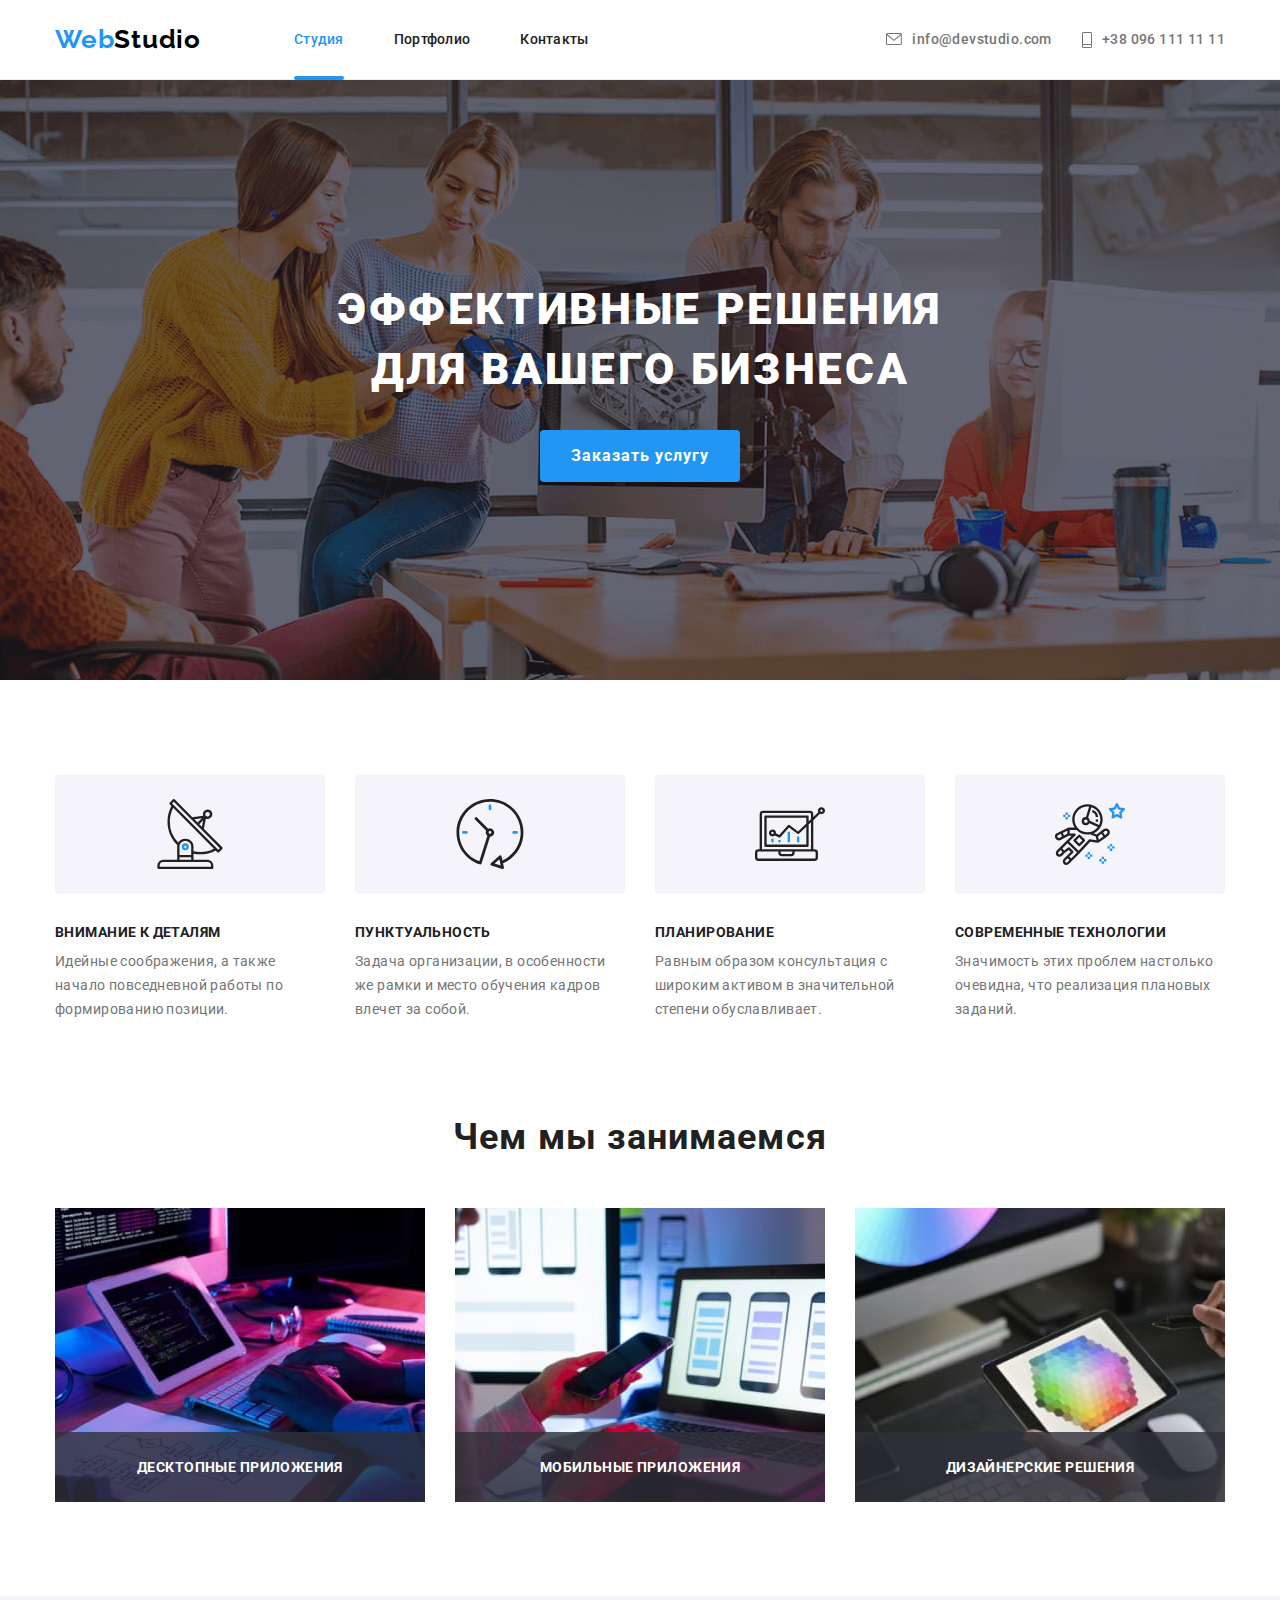
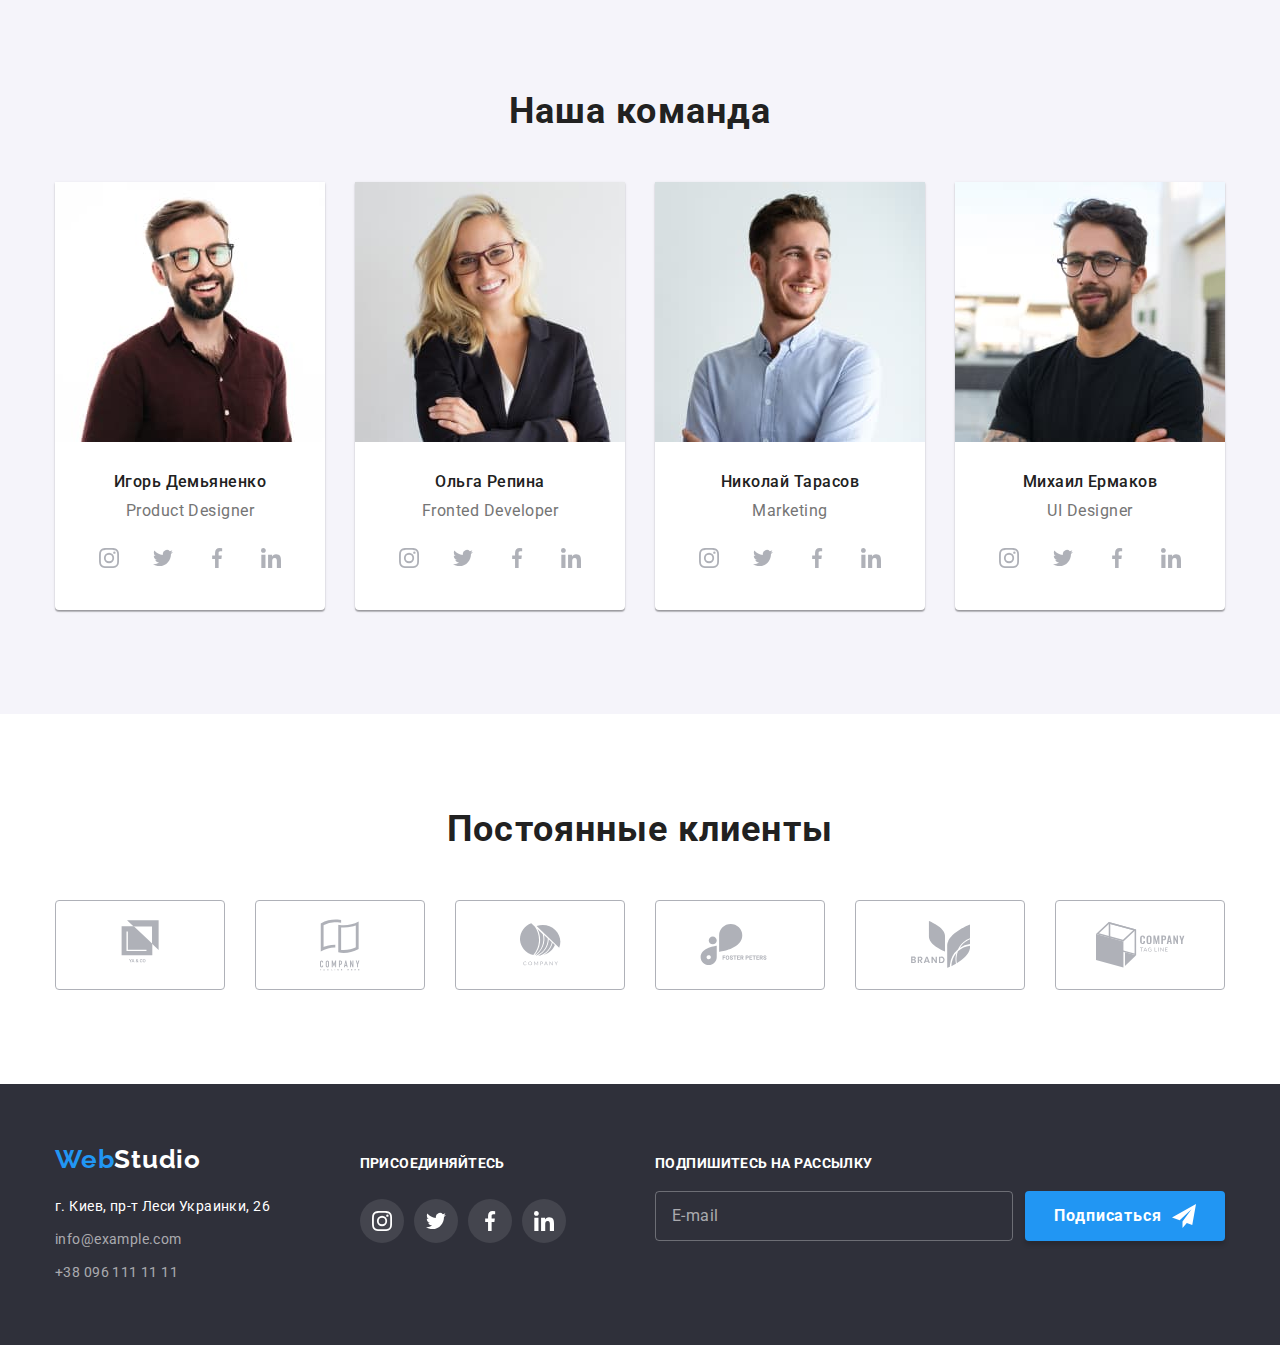
<file: index.html>
<!DOCTYPE html>
<html lang="en">
<head>
    <meta charset="UTF-8">
     <meta name="viewport" content="width=device-width, initial-scale=1.0"/>
    <title>Webstudio</title>
    <link rel="stylesheet" href="https://cdnjs.cloudflare.com/ajax/libs/modern-normalize/1.0.0/modern-normalize.min.css">
    <link rel="preconnect" href="https://fonts.gstatic.com">
    <link href="https://fonts.googleapis.com/css2?family=Raleway:wght@700&family=Roboto:wght@400;500;700;900&display=swap"
      rel="stylesheet">
      <link rel="stylesheet" href="https://cdnjs.cloudflare.com/ajax/libs/animate.css/4.1.1/animate.min.css" />
    <link rel="stylesheet" href="./css/main.min.css"/>

</head>
   <body>
    <header class="header">  <!--header container-->
            <!--Main menu-->
            <div class="container">

                  <a class="logo" href="index.html"><span class="logoweb">Web</span><span class="logo-studio-header">Studio</span></a>    
                  <button class="menu-button" data-menu-button type="button">
                    <svg width="40" height="40">  
                      <use class="menu-button-open" href="./images/sprite.svg#icon-menuopen"></use>
                      <use class="menu-button-close" href="./images/sprite.svg#icon-menuclose"></use> 
                    </svg>
                  </button>
                  
              <div class="menu-container" data-menu>
                <nav class="site-nav">
                  <ul class="nav-list list"> 
                 <li class="nav-list-item"><a class="nav-list-link current" href="index.html">Студия</a></li>
                 <li class="nav-list-item"><a class="nav-list-link" href="portfolio.html">Портфолио</a></li>
                 <li class="nav-list-item"><a class="nav-list-link" href="#">Контакты</a></li>
                </ul>
                </nav>             
                 <address class="address">  <!--Contacts container-->
                         
                        <ul class="address-links list">
                        <li class="header-list-item">
                          
                        <a class="header-address-link" href="mailto:info@devstudio.com">
                          <svg class="address-icon" width="16" height="12">
                          <use href="./images/sprite.svg#icon-envelope"></use>
                          </svg> 
                          info@devstudio.com</a> 
                        </li>     
                        <li class="header-list-item">
                      
                      <a class="header-address-link" href="tel:+380961111111">
                        <svg class="address-icon" width="10" height="16">
                        <use href="./images/sprite.svg#icon-smartphone"></use>
                        </svg>
                        +38 096 111 11 11</a>
                    </li> 
                         </ul>
                        
                    </address>
               </div>
            </div>
          </header>
           
      
     <main>
        <section class="hero"> <!--HERO-->
          <div class="hero-container container">
             <h1 class="hero-title">эффективные решения для вашего бизнеса</h1>
            <div class="button"> 
             <button class="hero-button" data-modal-open>Заказать услугу</button>
            </div>
          </div>                
         </section>

            
          <section class="features"> <!--characteristics-->
                      <div class="container">
                        <h2 hidden>особенности</h2>           
                          <ul class="features-list list">
                            <li class="features-list-item">
                              <div class="features-icon-box">
                                <svg class="features-icon">
                                  <use href="./images/sprite.svg#icon-antenna"></use>
                                </svg>
                              </div>
                              <h3 class="features-list-item-name">внимание к деталям</h3>
                              
                            <p class="features-description">Идейные соображения, а также начало повседневной работы по формированию позиции.</p></li>
                         <li class="features-list-item">
                          <div class="features-icon-box">
                            <svg class="features-icon">
                              <use href="./images/sprite.svg#icon-clock"></use>
                            </svg>
                          </div>
                           <h3 class="features-list-item-name">пунктуальность</h3>
                            <p class="features-description">Задача организации, в особенности же рамки и место обучения кадров влечет за собой.</p></li>
                          <li class="features-list-item">
                            <div class="features-icon-box">
                              <svg class="features-icon">
                                <use href="./images/sprite.svg#icon-diagram"></use>
                              </svg>
                            </div>
                            <h3 class="features-list-item-name">планирование</h3>
                            <p class="features-description">Равным образом консультация с широким активом в значительной степени обуславливает. </p> </li>
                         <li class="features-list-item">
                          <div class="features-icon-box">
                            <svg class="features-icon">
                              <use href="./images/sprite.svg#icon-astronaut"></use>
                            </svg>
                          </div>
                          
                           <h3 class="features-list-item-name">современные технологии</h3>
                            <p class="features-description">Значимость этих проблем настолько очевидна, что реализация плановых заданий.</p></li>
                          </ul>
                      </div>
                      
             </section>                
                    <section class="our-work"> <!--our work-->
             <div class="container">
                <h2 class="title">Чем мы занимаемся</h2>
                        <ul class="our-work-list list">
                            <li class="our-work-list-item">
                              
                            <img class="our-work-imges" src="./images/photo1.jpg" alt="photo1" width="370" height="294"/>
                            
                              <p class="work-decription">Десктопные приложения</p>
                          
                          </li>
                            <li class="our-work-list-item">
                              <img class="our-work-imges" src="./images/photo2.jpg" alt="photo2" width="370" height="294"/>
                      
                                 <p class="work-decription">Мобильные приложения</p>
                                
                            </li>
                            <li class="our-work-list-item">
                              <img class="our-work-imges" src="./images/photo3.jpg" alt="photo3" width="370" height="294"/>
                              
                                <p class="work-decription">Дизайнерские решения</p>
                              </li>
                        </ul>
                      </div>           
             </section> 

                    <section class="our-team"> <!--our team-->                  
                          <div class="container">
                             <h2 class="title">Наша команда</h2>
                          <ul class="our-team-list list">
                            <li class="our-team-list-item"> <!--desiner-->

                           <picture>
                            <source
                              media="(min-width: 768px) and (max-width: 1199px)"
                              srcset="
                                ./images/hero/team/person1-tablet.jpg,
                                ./images/hero/team/person1-tablet@2x.jpg 2x
                              "
                            />
                            <source
                              media="(min-width: 1200px)"
                              srcset="
                                ./images/hero/team/person1-desktop.jpg,
                                ./images/hero/team/person1-desktop@2x.jpg 2x
                              "
                            />
                            <img
                              class="our-team-images"
                              src="./images/hero/team/person1.jpg"
                              alt="Игорь Демьяненко"
                              srcset="./images/hero/team/person1@2x.jpg 2x"
                            />
                          </picture>
                           <div class="decription">
                                 <h3 class="our-team-name">Игорь Демьяненко</h3>          
                                 <p class="our-team-position">Product Designer</p>
                                 <div class="social-icons">
                                  <ul class="social-list list">
                                    <li class="social-list-item">
                                      <a class="social-list-link" href="">
                                       <svg class="social-list-icon">
                                         <use href="./images/sprite.svg#icon-instagram"></use>
                                       </svg>
                                     </a>
                                    </li> 
                                    <li class="social-list-item">
                                     <a class="social-list-link" href="">
                                       <svg class="social-list-icon">
                                         <use href="./images/sprite.svg#icon-twitter"></use>
                                       </svg>
                                     </a>
                                    </li> 
                                    <li class="social-list-item">
                                     <a class="social-list-link" href="">
                                       <svg class="social-list-icon">
                                         <use href="./images/sprite.svg#icon-facebook"></use>
                                       </svg>
                                     </a>
                                    </li> 
                                    <li class="social-list-item">
                                     <a class="social-list-link" href="">
                                       <svg class="social-list-icon">
                                         <use href="./images/sprite.svg#icon-linkedin"></use>
                                       </svg>
                                     </a>

                                    </li> 
                                 </ul> 
                                 </div>                          
                               </div>               
                            </li>            
                         
                            <li class="our-team-list-item"> <!--developer-->                          
                              <picture>
                                <source
                                  media="(min-width: 768px) and (max-width: 1199px)"
                                  srcset="
                                    ./images/hero/team/person2-tablet.jpg,
                                    ./images/hero/team/person2-tablet@2x.jpg 2x
                                  "
                                />
                                <source
                                  media="(min-width: 1200px)"
                                  srcset="
                                    ./images/hero/team/person2-desktop.jpg,
                                    ./images/hero/team/person2-desktop@2x.jpg 2x
                                  "
                                />
                                <img
                                  class="our-team-images"
                                  src="./images/hero/team/person2.jpg"
                                  srcset="./images/hero/team/person2@2x.jpg 2x"
                                  alt="Ольга Репина"
                                />
                              </picture>
                              <div class="decription">
                                <h3 class="our-team-name">Ольга Репина</h3>
                                <p class="our-team-position">Fronted Developer</p>
                                <div class="social-icons">
                                  <ul class="social-list list">
                                    <li class="social-list-item">
                                     <a class="social-list-link" href="">
                                       <svg class="social-list-icon">
                                         <use href="./images/sprite.svg#icon-instagram"></use>
                                       </svg>
                                     </a>
                                    </li> 
                                    <li class="social-list-item">
                                     <a class="social-list-link" href="">
                                       <svg class="social-list-icon">
                                         <use href="./images/sprite.svg#icon-twitter"></use>
                                       </svg>
                                     </a>
                                    </li> 
                                    <li class="social-list-item">
                                     <a class="social-list-link" href="">
                                       <svg class="social-list-icon">
                                         <use href="./images/sprite.svg#icon-facebook"></use>
                                       </svg>
                                     </a>
                                    </li> 
                                    <li class="social-list-item">
                                     <a class="social-list-link" href="">
                                       <svg class="social-list-icon">
                                         <use href="./images/sprite.svg#icon-linkedin"></use>
                                       </svg>
                                     </a>

                                    </li> 
                                 </ul> 
                                </div>                        
                              </div>                
                            </li>        
                                

                            <li class="our-team-list-item"> <!--marketing-->                          
                              <picture>
                                <source
                                  media="(min-width: 768px) and (max-width: 1199px)"
                                  srcset="
                                    ./images/hero/team/person3-tablet.jpg,
                                    ./images/hero/team/person3-tablet@2x.jpg 2x
                                  "
                                />
                                <source
                                  media="(min-width: 1200px)"
                                  srcset="
                                    ./images/hero/team/person3-desktop.jpg,
                                    ./images/hero/team/person3-desktop@2x.jpg 2x
                                  "
                                />
                                <img
                                  class="our-team-images"
                                  src="./images/hero/team/person3.jpg"
                                  srcset="./images/hero/team/person3@2x.jpg 2x"
                                  alt="Николай Тарасов"
                                />
                              </picture>
                              <div class="decription">
                                <h4 class="our-team-name">Николай Тарасов</h4>              
                              <p class="our-team-position">Marketing</p>                       
                              <div class="social-icons">
                                <ul class="social-list list">
                                  <li class="social-list-item">
                                   <a class="social-list-link" href="">
                                     <svg class="social-list-icon">
                                       <use href="./images/sprite.svg#icon-instagram"></use>
                                     </svg>
                                   </a>
                                  </li> 
                                  <li class="social-list-item">
                                   <a class="social-list-link" href="">
                                     <svg class="social-list-icon">
                                       <use href="./images/sprite.svg#icon-twitter"></use>
                                     </svg>
                                   </a>
                                  </li> 
                                  <li class="social-list-item">
                                   <a class="social-list-link" href="">
                                     <svg class="social-list-icon">
                                       <use href="./images/sprite.svg#icon-facebook"></use>
                                     </svg>
                                   </a>
                                  </li> 
                                  <li class="social-list-item">
                                   <a class="social-list-link" href="">
                                     <svg class="social-list-icon">
                                       <use href="./images/sprite.svg#icon-linkedin"></use>
                                     </svg>
                                   </a>

                                  </li> 
                               </ul> 
                              </div> 
                            </div>
                            </li>

                            <li class="our-team-list-item"> <!--ui desiner-->                               
                              <picture>
                                <source
                                  media="(min-width: 768px) and (max-width: 1199px)"
                                  srcset="
                                    ./images/hero/team/person4-tablet.jpg,
                                    ./images/hero/team/person4-tablet@2x.jpg 2x
                                  "
                                />
                                <source
                                  media="(min-width: 1200px)"
                                  srcset="
                                    ./images/hero/team/person4-desktop.jpg,
                                    ./images/hero/team/person4-desktop@2x.jpg 2x
                                  "
                                />
                                <img
                                  class="our-team-images"
                                  src="./images/hero/team/person4.jpg"
                                  srcset="./images/hero/team/person4@2x.jpg 2x"
                                  alt="Михаил Ермаков"
                                />
                              </picture>
                            <div class="decription">
                              <h3 class="our-team-name">Михаил Ермаков</h3>
                              <p class="our-team-position">UI Designer</p>       
                            
                              <div class="social-icons">
                                <ul class="social-list list">
                                  <li class="social-list-item">
                                   <a class="social-list-link" href="">
                                     <svg class="social-list-icon">
                                       <use href="./images/sprite.svg#icon-instagram"></use>
                                     </svg>
                                   </a>
                                  </li> 
                                  <li class="social-list-item">
                                   <a class="social-list-link" href="">
                                     <svg class="social-list-icon">
                                       <use href="./images/sprite.svg#icon-twitter"></use>
                                     </svg>
                                   </a>
                                  </li> 
                                  <li class="social-list-item">
                                   <a class="social-list-link" href="">
                                     <svg class="social-list-icon">
                                       <use href="./images/sprite.svg#icon-facebook"></use>
                                     </svg>
                                   </a>
                                  </li> 
                                  <li class="social-list-item">
                                   <a class="social-list-link" href="">
                                     <svg class="social-list-icon">
                                       <use href="./images/sprite.svg#icon-linkedin"></use>
                                     </svg>
                                   </a>

                                  </li> 
                               </ul> 
                              </div> 
                            </div>
                            </li>
                          </ul>
                        </section>
                        </div>
                         <!-- ========== CLIENTS ========== -->

    <section class="clients">
        <div class="container">
          <h2 class="title">Постоянные клиенты</h2>
          <ul class="clients-list list">
            <li class="clients-list-item">
              <a class="clients-link" href="">
                <svg class="clients-icon" width="45" height="50">
                  <use href="./images/sprite.svg#icon-client1"></use>
                </svg>
              </a>
            </li>
            <li class="clients-list-item">
              <a class="clients-link" href="">
                <svg class="clients-icon" width="40" height="52">
                  <use href="./images/sprite.svg#icon-client2"></use>
                </svg>
              </a>
                  </li>     
            <li class="clients-list-item">
              <a href="" class="clients-link">
                <svg class="clients-icon" width="41" height="43">
                  <use href="./images/sprite.svg#icon-client3" ></use>
                </svg>
              </a>
            </li>
            <li class="clients-list-item">
              <a href="" class="clients-link">
                <svg class="clients-icon" width="80" height="42">
                  <use href="./images/sprite.svg#icon-client4" ></use>
                </svg>
              </a>
            </li>
            <li class="clients-list-item">
              <a href="" class="clients-link">
                <svg class="clients-icon" width="59" height="47">
                  <use href="./images/sprite.svg#icon-client5" ></use>
                </svg>
              </a>
            </li>
            <li class="clients-list-item">
              <a href="" class="clients-link">
                <svg class="clients-icon" width="89" height="46">
                  <use href="./images/sprite.svg#icon-client6" ></use>
                </svg>
              </a>
            </li>
          </ul>
        </div>
      </section>

      <!-- ========== END CLIENTS ========== -->
               </main>

                 <footer class="footer">
                  <div class="footer-container container">
                    <div class="footer-address-container">
                    <a class="logo" href="/main"><span class="logoweb">Web</span><span class="logo-studio-footer">Studio</span></a>
                       <address class="address">
                          <p class="footer-address-street">г. Киев, пр-т Леси Украинки, 26</p> 
                            <ul class="footer-address list">
                                <li class="footer-list-item"><a class="footer-list-link" href="mailto:info@example.com">info@example.com</a></li>
                                <li class="footer-list-item"><a class="footer-list-link" href="tel:+380961111111">+38 096 111 11 11</a></li>
                            </ul>
                        </address>
                    </div> 
                  
                    <div class="footer-social-box">
                      <b class="follow-us">присоединяйтесь</b>
                      <ul class="footer-social-list list">
                        <li class="footer-social-item">
                          <a class="footer-social-list-link" href="">
                            <svg class="footer-social-list-icon">
                              <use href="./images/sprite.svg#icon-instagram"></use>
                            </svg>
                          </a>
                        </li>
                        <li class="footer-social-item">
                          <a class="footer-social-list-link" href="">
                            <svg class="footer-social-list-icon">
                              <use href="./images/sprite.svg#icon-twitter"></use>
                            </svg>
                          </a>
                        </li>
                        <li class="footer-social-item">
                          <a class="footer-social-list-link" href="">
                            <svg class="footer-social-list-icon">
                              <use href="./images/sprite.svg#icon-facebook"></use>
                            </svg>
                          </a>
                        </li>
                        <li class="footer-social-item">
                          <a class="footer-social-list-link" href="">
                            <svg class="footer-social-list-icon">
                              <use href="./images/sprite.svg#icon-linkedin"></use>
                            </svg>
                          </a>
                        </li>
                      </ul>
                    </div>

                    <div class="form footer-social-box ">
                      <b class="follow-us">Подпишитесь на рассылку</b>
                      <form class="footer-form">
                        <div class="form-position">
                          
                          <input class="form-email-field footer-form-input" type="mail" name="mail" placeholder="E-mail">
                          <button class="footer-button" type="submit">Подписаться
                              <svg class="icon-send footer-btn-txt" width="24" height="24" >
                              <use href="./images/sprite.svg#icon-icon-send"></use>
                              </svg>
                          </button>
                        </div>
                      </form>
                    </div>
                  </div> 
                  </footer>
                  

                 <div class="backdrop is-hidden" data-modal>
                    <div class="modal-window" >
                      <button type="button" class="close-btn" data-modal-close>
                        <svg class="close">
                          <use href="./images/sprite.svg#icon-close"></use>
                        </svg>
                      </button>
                      
                      <form action="#" class="modal-form">
                        <span class="modal-form-title">Оставьте свои данные, мы вам перезвоним</span>
                        <label class="modal-form-field modal-form-text">
                          Имя
                          <span class="modal-form-input-wrapper">
                            <input type="text" name="name" class="modal-form-input modal-form-text">
                            <svg class="modal-form-icon">
                            <use href="./images/sprite.svg#icon-form-person"></use>
                            </svg>
                          </span>
                        </label>
                        <label class="modal-form-field modal-form-text">
                          Телефон
                          <span class="modal-form-input-wrapper">
                            <input type="tel" name="phone" class="modal-form-input modal-form-text">
                            <svg class="modal-form-icon" >
                            <use href="./images/sprite.svg#icon-form-phone"></use>
                            </svg>
                          </span>
                        </label>
                        <label class="modal-form-field modal-form-text">
                          Почта
                          <span class="modal-form-input-wrapper">
                            <input type="mail" name="mail" class="modal-form-input modal-form-text">
                            <svg class="modal-form-icon" >
                            <use href="./images/sprite.svg#icon-form-email"></use>
                            </svg>
                          </span>
                        </label>
                        <label class="modal-form-field modal-form-text">
                          Комментарий
                          <textarea class="modal-form-msg" name="comment" placeholder="Введите текст" class="modal-form-text"></textarea>
                        </label>
                        <span class="chek-policy-box">
                          <input id="user-policy" type="checkbox" name="policy" value="accept-policy" class="modal-form-policy visually-hidden">
                          <label for="user-policy" class="modal-form-policy-txt">Соглашаюсь с рассылкой и принимаю <a href="#" class="modal-policy-link">Условия договора</a></label>
                        </span>
                      <button type="submit" class="modal-form-btn">Отправить</button>
                      
                      </form>
                    </div>
                  </div>
        
                  <script src="./js/modal.js"></script>
                  <script src="./js/menu.js"></script>
                  <script>
                    (() => {
                      document
                        .querySelector('.js-speaker-form')
                        .addEventListener('submit', e => {
                          e.preventDefault();
              
                          new FormData(e.currentTarget).forEach((value, name) =>
                            console.log(`${name}: ${value}`),
                          );
                        });
                    })();
                  </script>
                  
                  
   </body>
    </html>
</file>
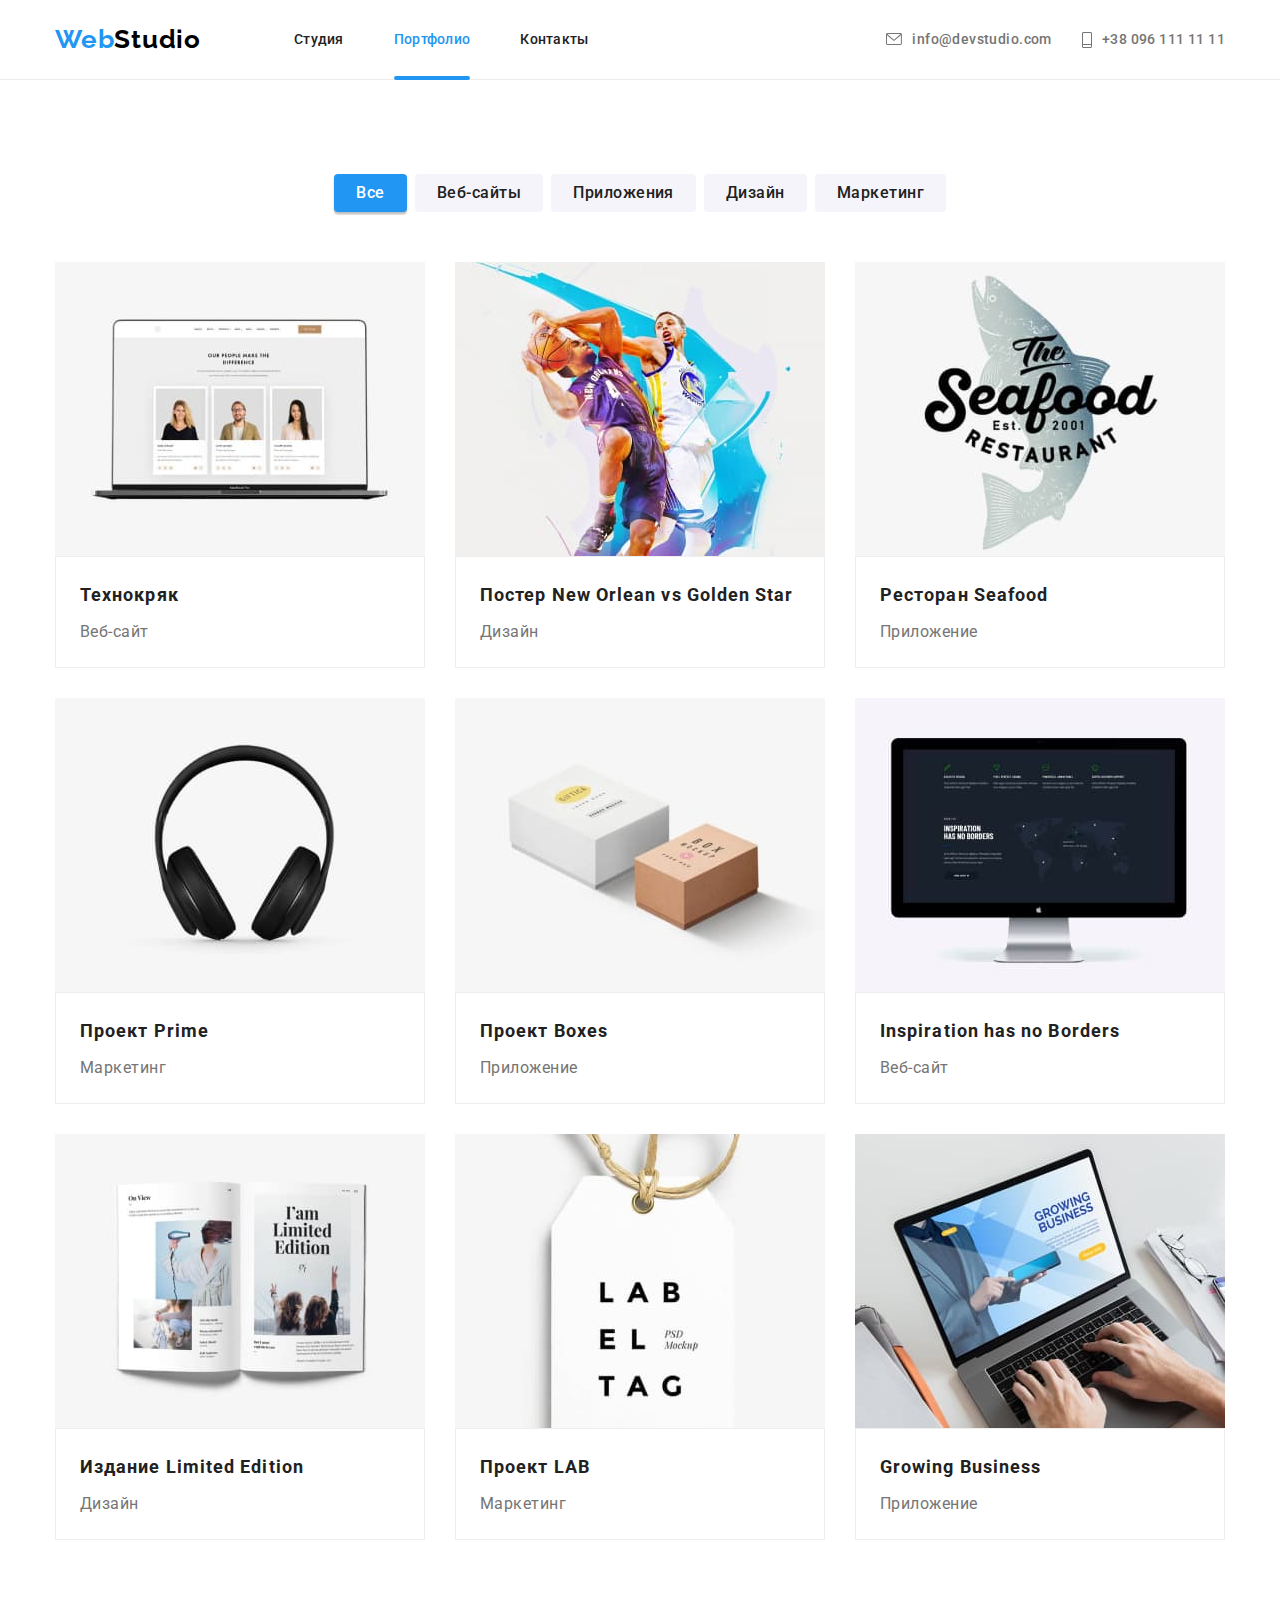
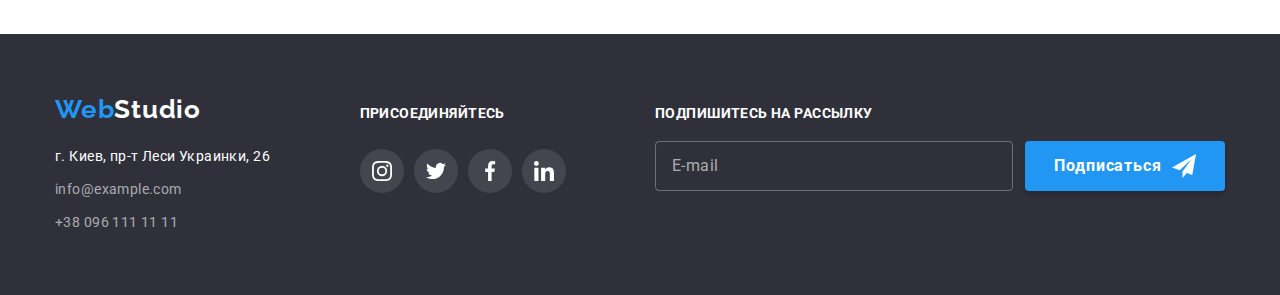
<file: portfolio.html>
<!DOCTYPE html>
<html lang="en">
<head>
    <meta charset="UTF-8">
     <meta name="viewport" content="width=device-width, initial-scale=1.0"/>
    <title>Webstudio</title>
    <link rel="stylesheet" href="https://cdnjs.cloudflare.com/ajax/libs/modern-normalize/1.0.0/modern-normalize.min.css">
    <link rel="preconnect" href="https://fonts.gstatic.com">
    <link href="https://fonts.googleapis.com/css2?family=Raleway:wght@700&family=Roboto:wght@400;500;700;900&display=swap"
      rel="stylesheet">
      <link rel="stylesheet" href="https://cdnjs.cloudflare.com/ajax/libs/animate.css/4.1.1/animate.min.css" />
    <link rel="stylesheet" href="./css/portfolio.min.css"/>

</head>
   <body>
    
    <header class="header">  <!--header container-->
            <!--Main menu-->
            <div class="container">

                  <a class="logo" href="index.html"><span class="logoweb">Web</span><span class="logo-studio-header">Studio</span></a>    
                  <button class="menu-button" data-menu-button type="button">
                    <svg width="40" height="40">  
                      <use class="menu-button-open" href="./images/sprite.svg#icon-menuopen"></use>
                      <use class="menu-button-close" href="./images/sprite.svg#icon-menuclose"></use> 
                    </svg>
                  </button>
                  
              <div class="menu-container" data-menu>
                <nav class="site-nav">
                  <ul class="nav-list list"> 
                 <li class="nav-list-item"><a class="nav-list-link" href="index.html">Студия</a></li>
                 <li class="nav-list-item"><a class="nav-list-link current" href="portfolio.html">Портфолио</a></li>
                 <li class="nav-list-item"><a class="nav-list-link" href="#">Контакты</a></li>
                </ul>
                </nav>             
                 <address class="address">  <!--Contacts container-->
                         
                        <ul class="address-links list">
                        <li class="header-list-item">
                          
                        <a class="header-address-link" href="mailto:info@devstudio.com">
                          <svg class="address-icon" width="16" height="12">
                          <use href="./images/sprite.svg#icon-envelope"></use>
                          </svg> 
                          info@devstudio.com</a> 
                        </li>     
                        <li class="header-list-item">
                      
                      <a class="header-address-link" href="tel:+380961111111">
                        <svg class="address-icon" width="10" height="16">
                        <use href="./images/sprite.svg#icon-smartphone"></use>
                        </svg>
                        +38 096 111 11 11</a>
                    </li> 
                         </ul>
                        
                    </address>
               </div>
            </div>
          </header>
            <main>
              <h1 hidden>Страница портфолио</h1>
         <section class="portfolio-buttons-card"> <!--menu-->   
          <div class="portfolio-buttons container">
              <ul class="buttons-list list">
               <li class="portfolio-buttons-list-point"><button class="buttons-list-item btn-current" type="button">Все</button></li>
              <li class="portfolio-buttons-list-point"><button class="buttons-list-item">Веб-сайты</button></li>
              <li class="portfolio-buttons-list-point"><button class="buttons-list-item">Приложения</button></li>
              <li class="portfolio-buttons-list-point"><button class="buttons-list-item">Дизайн</button></li>
              <li class="portfolio-buttons-list-point"><button class="buttons-list-item">Маркетинг</button></li>
             </ul>
          </div>
                         
             
           <!--projects-->  
           <div class="portfolio container">                
              <ul class="card-set list">
                <li class="portfolio-list-item"> 
                  <a href="" class="portfolio-card-link link">
                   <div class="portfolio-list-item-img-overlay">
                    <picture>
                    <source
                      media="(min-width: 768px) and (max-width: 1199px)"
                      srcset="
                        ./images/portfolio/portfolio-opt/portfolio-tablet-1.jpg,
                        ./images/portfolio/portfolio-opt/portfolio-tablet-1@2x.jpg 2x
                      "
                    />
                    <source
                      media="(min-width: 1200px)"
                      srcset="
                        ./images/portfolio/portfolio-opt/portfolio-desktop-1.jpg,
                        ./images/portfolio/portfolio-opt/portfolio-desktop-1@2x.jpg 2x
                      "
                    />

                    <img
                      class="portfolio-card-img"
                      src="./images/portfolio/portfolio-opt/portfolio-1.jpg"
                      srcset="./images/portfolio/portfolio-opt/portfolio-1@2x.jpg 2x"
                      alt="Ноутбук"
                      width="450"
                      height="294"
                    />
                  </picture>
                    
                    <p class="overlay">Технокряк это современная площадка распространения коронавируса. Компании используют эту платформу для цифрового шпионажа и атак на защищённые сервера конкурентов.</p>
                   </div>
                   <div class="card-description"> 
                   <h3 class="portfolio-list-type">Технокряк</h3>
                   <p class="portfolio-list-desc">Веб-сайт</p>
                   </div> 
                  </a>
                  
                </li>
                <li class="portfolio-list-item">
                  <a href="" class="portfolio-card-link link">
                    <div class="portfolio-list-item-img-overlay">
                    <picture>
                    <source
                      media="(min-width: 768px) and (max-width: 1199px)"
                      srcset="
                        ./images/portfolio/portfolio-opt/portfolio-tablet-2.jpg,
                        ./images/portfolio/portfolio-opt/portfolio-tablet-2@2x.jpg 2x
                      "
                    />
                    <source
                      media="(min-width: 1200px)"
                      srcset="
                        ./images/portfolio/portfolio-opt/portfolio-desktop-2.jpg,
                        ./images/portfolio/portfolio-opt/portfolio-desktop-2@2x.jpg 2x
                      "
                    />

                    <img
                      class="portfolio-card-img"
                      src="./images/portfolio/portfolio-opt/portfolio-2.jpg"
                      srcset="./images/portfolio/portfolio-opt/portfolio-2@2x.jpg 2x"
                      alt="Постер New Orlean"
                      width="450"
                      height="294"
                    />
                  </picture>
                    <p class="overlay">Постер New Orlean vs Golden Star это современная площадка распространения коронавируса. Компании используют эту платформу для цифрового шпионажа и атак на защищённые сервера конкурентов.</p>
                    </div>
                    <div class="card-description">
                    <h3 class="portfolio-list-type">Постер New Orlean vs Golden Star</h3>
                    <p class="portfolio-list-desc">Дизайн</p>
                    </div>
                  </a>
                </li>
                <li class="portfolio-list-item">
                  <a href="" class="portfolio-card-link link">
                    <div class="portfolio-list-item-img-overlay">
                    <picture>
                    <source
                      media="(min-width: 768px) and (max-width: 1199px)"
                      srcset="
                        ./images/portfolio/portfolio-opt/portfolio-tablet-3.jpg,
                        ./images/portfolio/portfolio-opt/portfolio-tablet-3@2x.jpg 2x
                      "
                    />
                    <source
                      media="(min-width: 1200px)"
                      srcset="
                        ./images/portfolio/portfolio-opt/portfolio-desktop-3.jpg,
                        ./images/portfolio/portfolio-opt/portfolio-desktop-3@2x.jpg 2x
                      "
                    />

                    <img
                      class="portfolio-card-img"
                      src="./images/portfolio/portfolio-opt/portfolio-3.jpg"
                      srcset="./images/portfolio/portfolio-opt/portfolio-3@2x.jpg 2x"
                      alt="Ресторан Seafood"
                      width="450"
                      height="294"
                    />
                  </picture>
                    <p class="overlay">Ресторан Seafood это современная площадка распространения коронавируса. Компании используют эту платформу для цифрового шпионажа и атак на защищённые сервера конкурентов.</p>
                    </div>
                    <div class="card-description">
                    <h3 class="portfolio-list-type">Ресторан Seafood</h3>
                    <p class="portfolio-list-desc">Приложение</p>
                    </div>
                 </a>
                </li>
                <li class="portfolio-list-item">
                  <a href="" class="portfolio-card-link link">
                    <div class="portfolio-list-item-img-overlay">
                    <picture>
                    <source
                      media="(min-width: 768px) and (max-width: 1199px)"
                      srcset="
                        ./images/portfolio/portfolio-opt/portfolio-tablet-4.jpg,
                        ./images/portfolio/portfolio-opt/portfolio-tablet-4@2x.jpg 2x
                      "
                    />
                    <source
                      media="(min-width: 1200px)"
                      srcset="
                        ./images/portfolio/portfolio-opt/portfolio-desktop-4.jpg,
                        ./images/portfolio/portfolio-opt/portfolio-desktop-4@2x.jpg 2x
                      "
                    />

                    <img
                      class="portfolio-card-img"
                      src="./images/portfolio/portfolio-opt/portfolio-4.jpg"
                      srcset="./images/portfolio/portfolio-opt/portfolio-4@2x.jpg 2x"
                      alt="Проект Prime"
                      width="450"
                      height="294"
                    />
                  </picture>
                    <p class="overlay">Проект Prime это современная площадка распространения коронавируса. Компании используют эту платформу для цифрового шпионажа и атак на защищённые сервера конкурентов.</p>
                    </div>
                    <div class="card-description">
                    <h3 class="portfolio-list-type">Проект Prime</h3>
                    <p class="portfolio-list-desc">Маркетинг</p>
                    </div> 
                 </a>
                </li>
                <li class="portfolio-list-item">
                  <a href="" class="portfolio-card-link link">
                    <div class="portfolio-list-item-img-overlay">
                    <picture>
                    <source
                      media="(min-width: 768px) and (max-width: 1199px)"
                      srcset="
                        ./images/portfolio/portfolio-opt/portfolio-tablet-5.jpg,
                        ./images/portfolio/portfolio-opt/portfolio-tablet-5@2x.jpg 2x
                      "
                    />
                    <source
                      media="(min-width: 1200px)"
                      srcset="
                        ./images/portfolio/portfolio-opt/portfolio-desktop-5.jpg,
                        ./images/portfolio/portfolio-opt/portfolio-desktop-5@2x.jpg 2x
                      "
                    />

                    <img
                      class="portfolio-card-img"
                      src="./images/portfolio/portfolio-opt/portfolio-5.jpg"
                      srcset="./images/portfolio/portfolio-opt/portfolio-5@2x.jpg 2x"
                      alt="Проект Boxes"
                      width="450"
                      height="294"
                    />
                  </picture>
                    <p class="overlay">Проект Boxes это современная площадка распространения коронавируса. Компании используют эту платформу для цифрового шпионажа и атак на защищённые сервера конкурентов.</p>
                    </div>
                    <div class="card-description">
                    <h3 class="portfolio-list-type">Проект Boxes</h3>
                    <p class="portfolio-list-desc">Приложение</p>
                    </div>
                 </a>
                </li>
                <li class="portfolio-list-item">
                  <a href="" class="portfolio-card-link link">
                    <div class="portfolio-list-item-img-overlay">
                    <picture>
                    <source
                      media="(min-width: 768px) and (max-width: 1199px)"
                      srcset="
                        ./images/portfolio/portfolio-opt/portfolio-tablet-6.jpg,
                        ./images/portfolio/portfolio-opt/portfolio-tablet-6@2x.jpg 2x
                      "
                    />
                    <source
                      media="(min-width: 1200px)"
                      srcset="
                        ./images/portfolio/portfolio-opt/portfolio-desktop-6.jpg,
                        ./images/portfolio/portfolio-opt/portfolio-desktop-6@2x.jpg 2x
                      "
                    />

                    <img
                      class="portfolio-card-img"
                      src="./images/portfolio/portfolio-opt/portfolio-6.jpg"
                      srcset="./images/portfolio/portfolio-opt/portfolio-6@2x.jpg 2x"
                      alt="Inspiration has no Borders"
                      width="450"
                      height="294"
                    />
                  </picture>
                    <p class="overlay">Inspiration has no Borders это современная площадка распространения коронавируса. Компании используют эту платформу для цифрового шпионажа и атак на защищённые сервера конкурентов.</p>
                    </div>
                    <div class="card-description">
                    <h3 class="portfolio-list-type">Inspiration has no Borders</h3>
                    <p class="portfolio-list-desc">Веб-сайт</p>
                    </div>
                  </a>
                </li>
                <li class="portfolio-list-item">
                  <a href="" class="portfolio-card-link link">
                    <div class="portfolio-list-item-img-overlay">
                    <picture>
                    <source
                      media="(min-width: 768px) and (max-width: 1199px)"
                      srcset="
                        ./images/portfolio/portfolio-opt/portfolio-tablet-7.jpg,
                        ./images/portfolio/portfolio-opt/portfolio-tablet-7@2x.jpg 2x
                      "
                    />
                    <source
                      media="(min-width: 1200px)"
                      srcset="
                        ./images/portfolio/portfolio-opt/portfolio-desktop-7.jpg,
                        ./images/portfolio/portfolio-opt/portfolio-desktop-7@2x.jpg 2x
                      "
                    />

                    <img
                      class="portfolio-card-img"
                      src="./images/portfolio/portfolio-opt/portfolio-7.jpg"
                      srcset="./images/portfolio/portfolio-opt/portfolio-7@2x.jpg 2x"
                      alt="Издание Limited Edition"
                      width="450"
                      height="294"
                    />
                  </picture>
                    <p class="overlay">Издание Limited Edition это современная площадка распространения коронавируса. Компании используют эту платформу для цифрового шпионажа и атак на защищённые сервера конкурентов.</p>
                    </div>
                    <div class="card-description">
                    <h3 class="portfolio-list-type">Издание Limited Edition</h3>
                    <p class="portfolio-list-desc">Дизайн</p>
                    </div>
                </a>
                </li>
                <li class="portfolio-list-item">
                  <a href="" class="portfolio-card-link link">
                    <div class="portfolio-list-item-img-overlay">
                    <picture>
                    <source
                      media="(min-width: 768px) and (max-width: 1199px)"
                      srcset="
                        ./images/portfolio/portfolio-opt/portfolio-tablet-7.jpg,
                        ./images/portfolio/portfolio-opt/portfolio-tablet-7@2x.jpg 2x
                      "
                    />
                    <source
                      media="(min-width: 1200px)"
                      srcset="
                        ./images/portfolio/portfolio-opt/portfolio-desktop-8.jpg,
                        ./images/portfolio/portfolio-opt/portfolio-desktop-8@2x.jpg 2x
                      "
                    />

                    <img
                      class="portfolio-card-img"
                      src="./images/portfolio/portfolio-opt/portfolio-8.jpg"
                      srcset="./images/portfolio/portfolio-opt/portfolio-8@2x.jpg 2x"
                      alt="Проект LAB"
                      width="450"
                      height="294"
                    />
                  </picture>
                    <p class="overlay">Проект LAB это современная площадка распространения коронавируса. Компании используют эту платформу для цифрового шпионажа и атак на защищённые сервера конкурентов.</p>
                    </div>
                    <div class="card-description">
                    <h3 class="portfolio-list-type">Проект LAB</h3>
                    <p class="portfolio-list-desc">Маркетинг</p>
                    </div>
                </a>
                </li>
                <li class="portfolio-list-item">
                  <a href="" class="portfolio-card-link link">
                    <div class="portfolio-list-item-img-overlay">
                    <picture>
                    <source
                      media="(min-width: 768px) and (max-width: 1199px)"
                      srcset="
                        ./images/portfolio/portfolio-opt/portfolio-tablet-9.jpg,
                        ./images/portfolio/portfolio-opt/portfolio-tablet-9@2x.jpg 2x
                      "
                    />
                    <source
                      media="(min-width: 1200px)"
                      srcset="
                        ./images/portfolio/portfolio-opt/portfolio-desktop-9.jpg,
                        ./images/portfolio/portfolio-opt/portfolio-desktop-9@2x.jpg 2x
                      "
                    />

                    <img
                      class="portfolio-card-img"
                      src="./images/portfolio/portfolio-opt/portfolio-9.jpg"
                      srcset="./images/portfolio/portfolio-opt/portfolio-9@2x.jpg 2x"
                      alt="Growing Business"
                      width="450"
                      height="294"
                    />
                  </picture>
                    </div>
                    <div class="card-description">
                    <h3 class="portfolio-list-type">Growing Business</h3>
                    <p class="portfolio-list-desc">Приложение</p>
                    </div>
                  </a>
                </li>
              </ul>
             </section>                 
                </div>
                 </main> 
                <footer class="footer">
                  <div class="footer-container container">
                    <div class="footer-address-container">
                    <a class="logo" href="/main"><span class="logoweb">Web</span><span class="logo-studio-footer">Studio</span></a>
                       <address class="address">
                          <p class="footer-address-street">г. Киев, пр-т Леси Украинки, 26</p> 
                            <ul class="footer-address list">
                                <li class="footer-list-item"><a class="footer-list-link" href="mailto:info@example.com">info@example.com</a></li>
                                <li class="footer-list-item"><a class="footer-list-link" href="tel:+380961111111">+38 096 111 11 11</a></li>
                            </ul>
                        </address>
                    </div> 
                  
                    <div class="footer-social-box">
                      <b class="follow-us">присоединяйтесь</b>
                      <ul class="footer-social-list list">
                        <li class="footer-social-item">
                          <a class="footer-social-list-link" href="">
                            <svg class="footer-social-list-icon">
                              <use href="./images/sprite.svg#icon-instagram"></use>
                            </svg>
                          </a>
                        </li>
                        <li class="footer-social-item">
                          <a class="footer-social-list-link" href="">
                            <svg class="footer-social-list-icon">
                              <use href="./images/sprite.svg#icon-twitter"></use>
                            </svg>
                          </a>
                        </li>
                        <li class="footer-social-item">
                          <a class="footer-social-list-link" href="">
                            <svg class="footer-social-list-icon">
                              <use href="./images/sprite.svg#icon-facebook"></use>
                            </svg>
                          </a>
                        </li>
                        <li class="footer-social-item">
                          <a class="footer-social-list-link" href="">
                            <svg class="footer-social-list-icon">
                              <use href="./images/sprite.svg#icon-linkedin"></use>
                            </svg>
                          </a>
                        </li>
                      </ul>
                    </div>

                    <div class="form footer-social-box ">
                      <b class="follow-us">Подпишитесь на рассылку</b>
                      <form class="footer-form">
                        <div class="form-position">
                          
                          <input class="form-email-field footer-form-input" type="mail" name="mail" placeholder="E-mail">
                          <button class="footer-button" type="submit">Подписаться
                              <svg class="icon-send footer-btn-txt" width="24" height="24" >
                              <use href="./images/sprite.svg#icon-icon-send"></use>
                              </svg>
                          </button>
                        </div>
                      </form>
                    </div>
                  </div> 
                  </footer>

                  <script src="./js/menu.js"></script>
                  
        
   </body>
    </html>
</file>
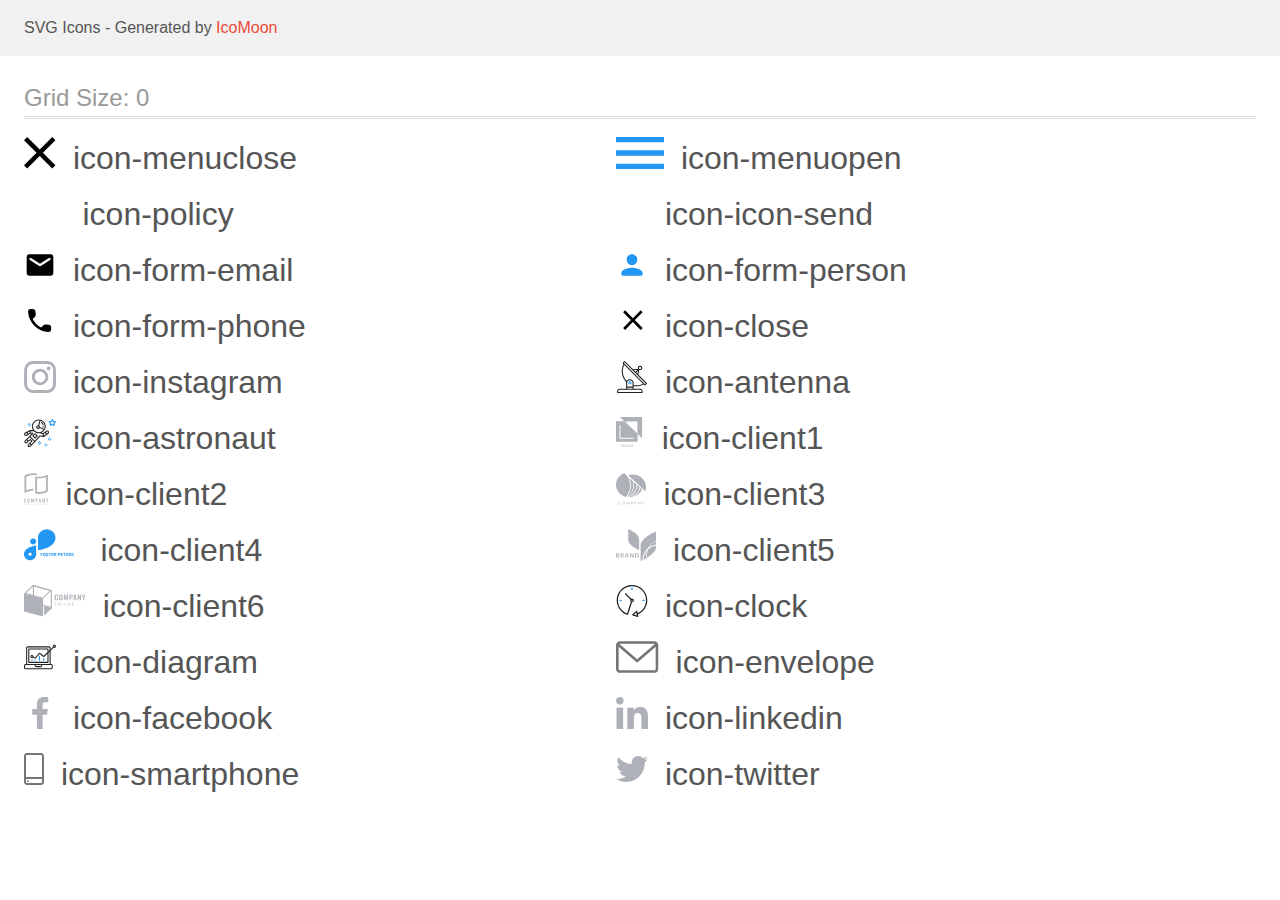
<file: images/sprite/demo.html>
<!doctype html>
<html>
<head>
    <title>IcoMoon - SVG Icons</title>
    <meta charset="utf-8">
    <meta name="viewport" content="width=device-width, initial-scale=1">
    <link rel="stylesheet" href="demo-files/demo.css">
    <link rel="stylesheet" href="style.css">
</head>
<body>
<svg aria-hidden="true" style="position: absolute; width: 0; height: 0; overflow: hidden;" version="1.1" xmlns="http://www.w3.org/2000/svg" xmlns:xlink="http://www.w3.org/1999/xlink">
<defs>
<symbol id="icon-menuclose" viewBox="0 0 32 32">
<path d="M31.439 3.166l-3.166-3.166-12.553 12.553-12.553-12.553-3.166 3.166 12.553 12.553-12.553 12.553 3.166 3.166 12.553-12.553 12.553 12.553 3.166-3.166-12.553-12.553 12.553-12.553z"></path>
</symbol>
<symbol id="icon-menuopen" viewBox="0 0 48 32">
<path fill="#2196f3" style="fill: var(--color1, #2196f3)" d="M0 5.333v-5.333h48v5.333h-48zM0 18.667h48v-5.333h-48v5.333zM0 32h48v-5.333h-48v5.333z"></path>
</symbol>
<symbol id="icon-policy" viewBox="0 0 42 32">
<path fill="#fff" style="fill: var(--color2, #fff); stroke: var(--color2, #fff)" stroke="#fff" stroke-linejoin="miter" stroke-linecap="butt" stroke-miterlimit="4" stroke-width="0.64" d="M6.263 15.205l-0.22-0.21-3.307 3.132 11.651 11.114 24.477-23.351-3.285-3.134-21.192 20.197-8.124-7.75z"></path>
</symbol>
<symbol id="icon-icon-send" viewBox="0 0 32 32">
<path fill="#fff" style="fill: var(--color2, #fff)" d="M32 0l-32 18 10.227 3.788 15.773-14.788-11.998 16.186 0.010 0.004-0.012-0.004v8.814l5.735-6.691 7.265 2.691 5-28z"></path>
</symbol>
<symbol id="icon-form-email" viewBox="0 0 32 32">
<path d="M26.667 5.333h-21.333c-1.467 0-2.653 1.2-2.653 2.667l-0.013 16c0 1.467 1.2 2.667 2.667 2.667h21.333c1.467 0 2.667-1.2 2.667-2.667v-16c0-1.467-1.2-2.667-2.667-2.667zM26.133 11l-9.427 5.893c-0.427 0.267-0.987 0.267-1.413 0l-9.427-5.893c-0.333-0.213-0.533-0.573-0.533-0.96 0-0.893 0.973-1.427 1.733-0.96l8.933 5.587 8.933-5.587c0.76-0.467 1.733 0.067 1.733 0.96 0 0.387-0.2 0.747-0.533 0.96z"></path>
</symbol>
<symbol id="icon-form-person" viewBox="0 0 32 32">
<path fill="#2196f3" style="fill: var(--color1, #2196f3)" d="M16 16c2.947 0 5.333-2.387 5.333-5.333s-2.387-5.333-5.333-5.333c-2.947 0-5.333 2.387-5.333 5.333s2.387 5.333 5.333 5.333zM16 18.667c-3.56 0-10.667 1.787-10.667 5.333v1.333c0 0.733 0.6 1.333 1.333 1.333h18.667c0.733 0 1.333-0.6 1.333-1.333v-1.333c0-3.547-7.107-5.333-10.667-5.333z"></path>
</symbol>
<symbol id="icon-form-phone" viewBox="0 0 32 32">
<path d="M24.882 19.773l-3.268-0.373c-0.785-0.090-1.557 0.18-2.11 0.733l-2.367 2.367c-3.641-1.853-6.626-4.825-8.478-8.478l2.38-2.38c0.553-0.553 0.823-1.325 0.733-2.11l-0.373-3.242c-0.154-1.299-1.248-2.277-2.56-2.277h-2.226c-1.454 0-2.663 1.209-2.573 2.663 0.682 10.987 9.469 19.761 20.443 20.443 1.454 0.090 2.663-1.119 2.663-2.573v-2.226c0.013-1.299-0.965-2.393-2.264-2.547z"></path>
</symbol>
<symbol id="icon-close" viewBox="0 0 32 32">
<path d="M26.667 7.303l-1.97-1.97-7.808 7.808-7.808-7.808-1.97 1.97 7.808 7.808-7.808 7.808 1.97 1.97 7.808-7.808 7.808 7.808 1.97-1.97-7.808-7.808 7.808-7.808z"></path>
</symbol>
<symbol id="icon-instagram" viewBox="0 0 32 32">
<path fill="#afb1b8" style="fill: var(--color3, #afb1b8)" d="M31.969 9.408c-0.075-1.7-0.35-2.869-0.744-3.882-0.406-1.075-1.031-2.038-1.85-2.838-0.8-0.813-1.769-1.444-2.832-1.844-1.019-0.394-2.182-0.669-3.882-0.744-1.713-0.081-2.257-0.1-6.601-0.1s-4.888 0.019-6.595 0.094c-1.7 0.075-2.869 0.35-3.882 0.744-1.075 0.406-2.038 1.031-2.838 1.85-0.813 0.8-1.444 1.769-1.844 2.832-0.394 1.019-0.669 2.182-0.744 3.882-0.081 1.713-0.1 2.257-0.1 6.601s0.019 4.888 0.094 6.595c0.075 1.7 0.35 2.869 0.744 3.882 0.406 1.075 1.038 2.038 1.85 2.838 0.8 0.813 1.769 1.444 2.832 1.844 1.019 0.394 2.182 0.669 3.882 0.744 1.706 0.075 2.25 0.094 6.595 0.094s4.888-0.019 6.595-0.094c1.7-0.075 2.869-0.35 3.882-0.744 2.151-0.832 3.851-2.532 4.682-4.682 0.394-1.019 0.669-2.182 0.744-3.882 0.075-1.707 0.094-2.251 0.094-6.595s-0.006-4.888-0.081-6.595zM29.087 22.473c-0.069 1.563-0.331 2.407-0.55 2.969-0.538 1.394-1.644 2.5-3.038 3.038-0.563 0.219-1.413 0.481-2.969 0.55-1.688 0.075-2.194 0.094-6.464 0.094s-4.782-0.019-6.464-0.094c-1.563-0.069-2.407-0.331-2.969-0.55-0.694-0.256-1.325-0.663-1.838-1.194-0.531-0.519-0.938-1.144-1.194-1.838-0.219-0.563-0.481-1.413-0.55-2.969-0.075-1.688-0.094-2.194-0.094-6.464s0.019-4.782 0.094-6.464c0.069-1.563 0.331-2.407 0.55-2.969 0.256-0.694 0.663-1.325 1.2-1.838 0.519-0.531 1.144-0.938 1.838-1.194 0.563-0.219 1.413-0.481 2.969-0.55 1.688-0.075 2.194-0.094 6.464-0.094 4.276 0 4.782 0.019 6.464 0.094 1.563 0.069 2.407 0.331 2.969 0.55 0.694 0.256 1.325 0.662 1.838 1.194 0.531 0.519 0.938 1.144 1.194 1.838 0.219 0.563 0.481 1.413 0.55 2.969 0.075 1.688 0.094 2.194 0.094 6.464s-0.019 4.77-0.094 6.458z"></path>
<path fill="#afb1b8" style="fill: var(--color3, #afb1b8)" d="M16.059 7.783c-4.538 0-8.22 3.682-8.22 8.22s3.682 8.22 8.22 8.22c4.538 0 8.22-3.682 8.22-8.22s-3.682-8.22-8.22-8.22zM16.059 21.335c-2.944 0-5.332-2.388-5.332-5.332s2.388-5.332 5.332-5.332c2.944 0 5.332 2.388 5.332 5.332s-2.388 5.332-5.332 5.332z"></path>
<path fill="#afb1b8" style="fill: var(--color3, #afb1b8)" d="M26.524 7.458c0 1.060-0.859 1.919-1.919 1.919s-1.919-0.859-1.919-1.919c0-1.060 0.859-1.919 1.919-1.919s1.919 0.859 1.919 1.919z"></path>
</symbol>
<symbol id="icon-antenna" viewBox="0 0 32 32">
<path fill="#212121" style="fill: var(--color4, #212121)" d="M30.773 22.098l-8.443-8.505 0.937-4.615c0.242 0.094 0.499 0.144 0.758 0.146h0.006c1.192 0.014 2.17-0.941 2.184-2.133s-0.941-2.17-2.133-2.184c-1.192-0.014-2.17 0.941-2.184 2.133-0.003 0.255 0.039 0.509 0.125 0.749l-4.96 0.605-8.091-8.133c-0.099-0.101-0.235-0.159-0.377-0.16-0.14 0.001-0.274 0.056-0.373 0.155l-1.513 1.504c-0.208 0.208-0.208 0.546 0 0.754l0.814 0.826c-3.153 5.798-2.129 12.978 2.519 17.663 0.043 0.041 0.092 0.074 0.146 0.098-0.034 0.18-0.051 0.364-0.052 0.547v6.187h-6.4c-1.472 0.002-2.665 1.195-2.667 2.667v1.067c0 0.295 0.239 0.533 0.533 0.533h24.533c0.295 0 0.533-0.239 0.533-0.533v-1.067c-0.002-1.472-1.195-2.665-2.667-2.667h-6.4v-2.742c1.003 0.21 2.024 0.317 3.049 0.32 2.458-0.003 4.877-0.615 7.040-1.783l0.818 0.823c0.099 0.101 0.235 0.159 0.377 0.16 0.14-0.001 0.274-0.056 0.373-0.155l1.512-1.504c0.208-0.208 0.208-0.546 0-0.754zM23.28 6.233c0.418-0.415 1.093-0.414 1.508 0.004s0.414 1.093-0.004 1.508c-0.2 0.199-0.47 0.31-0.752 0.31h-0.003c-0.589-0.003-1.064-0.483-1.061-1.072 0.001-0.282 0.114-0.552 0.314-0.751h-0.002zM22.024 9.738l-0.598 2.946-1.175-1.182 1.774-1.763zM21.418 8.836l-1.92 1.909-1.485-1.493 3.405-0.415zM24.004 28.8c0.884 0 1.6 0.716 1.6 1.6v0.533h-23.467v-0.533c0-0.884 0.716-1.6 1.6-1.6h20.267zM16.537 26.667v1.067h-5.333v-1.067h5.333zM11.204 25.6v-4.053c0-1.294 1.196-2.347 2.667-2.347s2.667 1.053 2.667 2.347v4.053h-5.333zM17.604 23.904v-2.357c0-1.882-1.675-3.413-3.733-3.413-1.331-0.020-2.576 0.657-3.281 1.786-4.058-4.274-4.971-10.645-2.279-15.887l18.602 18.708c-2.872 1.461-6.165 1.873-9.309 1.163zM28.893 23.22l-21.057-21.181 0.755-0.752 7.935 7.98c0.004 0 0.006 0.007 0.010 0.010l13.115 13.191-0.757 0.752z"></path>
<path fill="#2196f3" style="fill: var(--color1, #2196f3)" d="M13.876 20.267h-0.005c-0.884-0.001-1.601 0.714-1.602 1.598s0.714 1.601 1.598 1.602h0.005c0.884 0.001 1.601-0.714 1.602-1.598s-0.714-1.601-1.598-1.602zM14.249 22.245c-0.1 0.1-0.236 0.156-0.378 0.155-0.295-0.002-0.532-0.242-0.53-0.536 0.001-0.141 0.057-0.276 0.157-0.375s0.233-0.154 0.373-0.155c0.295 0.002 0.532 0.241 0.531 0.536-0.001 0.141-0.057 0.276-0.157 0.375h0.005z"></path>
</symbol>
<symbol id="icon-astronaut" viewBox="0 0 32 32">
<path fill="#2196f3" style="fill: var(--color1, #2196f3)" d="M31.974 4.524c-0.063-0.193-0.229-0.333-0.43-0.363l-1.91-0.278-0.855-1.731c-0.179-0.365-0.777-0.365-0.956 0l-0.855 1.731-1.91 0.278c-0.201 0.029-0.367 0.17-0.431 0.363-0.062 0.193-0.011 0.405 0.135 0.547l1.383 1.348-0.326 1.903c-0.034 0.2 0.048 0.402 0.212 0.522 0.166 0.121 0.382 0.135 0.562 0.040l1.709-0.899 1.709 0.899c0.078 0.041 0.164 0.061 0.249 0.061 0.11 0 0.221-0.034 0.314-0.102 0.164-0.119 0.246-0.322 0.212-0.522l-0.326-1.903 1.383-1.348c0.145-0.142 0.197-0.354 0.135-0.547zM29.511 5.851c-0.125 0.122-0.183 0.299-0.153 0.472l0.191 1.114-1-0.526c-0.078-0.041-0.163-0.061-0.249-0.061s-0.17 0.020-0.249 0.061l-1.001 0.526 0.191-1.114c0.030-0.173-0.028-0.349-0.153-0.472l-0.81-0.789 1.119-0.163c0.174-0.025 0.324-0.134 0.402-0.292l0.5-1.013 0.5 1.013c0.078 0.157 0.228 0.267 0.402 0.292l1.119 0.163-0.809 0.789z"></path>
<path fill="#2196f3" style="fill: var(--color1, #2196f3)" d="M26.134 20.522h-1.067v1.067h1.067v-1.067z"></path>
<path fill="#2196f3" style="fill: var(--color1, #2196f3)" d="M26.134 22.656h-1.067v1.067h1.067v-1.067z"></path>
<path fill="#2196f3" style="fill: var(--color1, #2196f3)" d="M27.2 21.589h-1.067v1.067h1.067v-1.067z"></path>
<path fill="#2196f3" style="fill: var(--color1, #2196f3)" d="M25.067 21.589h-1.067v1.067h1.067v-1.067z"></path>
<path fill="#2196f3" style="fill: var(--color1, #2196f3)" d="M22.4 26.389h-1.067v1.067h1.067v-1.067z"></path>
<path fill="#2196f3" style="fill: var(--color1, #2196f3)" d="M22.4 28.522h-1.067v1.067h1.067v-1.067z"></path>
<path fill="#2196f3" style="fill: var(--color1, #2196f3)" d="M23.467 27.456h-1.067v1.067h1.067v-1.067z"></path>
<path fill="#2196f3" style="fill: var(--color1, #2196f3)" d="M21.333 27.456h-1.067v1.067h1.067v-1.067z"></path>
<path fill="#2196f3" style="fill: var(--color1, #2196f3)" d="M16 24.256h-1.067v1.067h1.067v-1.067z"></path>
<path fill="#2196f3" style="fill: var(--color1, #2196f3)" d="M16 26.389h-1.067v1.067h1.067v-1.067z"></path>
<path fill="#2196f3" style="fill: var(--color1, #2196f3)" d="M17.067 25.322h-1.067v1.067h1.067v-1.067z"></path>
<path fill="#2196f3" style="fill: var(--color1, #2196f3)" d="M14.933 25.322h-1.067v1.067h1.067v-1.067z"></path>
<path fill="#2196f3" style="fill: var(--color1, #2196f3)" d="M5.867 6.122h-1.067v1.067h1.067v-1.067z"></path>
<path fill="#2196f3" style="fill: var(--color1, #2196f3)" d="M5.867 8.255h-1.067v1.067h1.067v-1.067z"></path>
<path fill="#2196f3" style="fill: var(--color1, #2196f3)" d="M6.933 7.189h-1.067v1.067h1.067v-1.067z"></path>
<path fill="#2196f3" style="fill: var(--color1, #2196f3)" d="M4.8 7.189h-1.067v1.067h1.067v-1.067z"></path>
<path fill="#212121" style="fill: var(--color4, #212121)" d="M24.715 14.159c-0.287-0.388-0.709-0.637-1.188-0.705-0.481-0.068-0.956 0.058-1.34 0.352l-1.252 0.96-1.898 1.417-1.358-0.541c2.421-1.086 4.114-3.508 4.114-6.32 0-3.823-3.123-6.933-6.961-6.933s-6.961 3.11-6.961 6.933c0 1.386 0.414 2.674 1.12 3.758l-2.764-0.024c-0.002 0-0.003 0-0.005 0-0.009 0-0.015 0.004-0.023 0.005-0.053 0.002-0.105 0.013-0.155 0.031-0.013 0.005-0.026 0.008-0.038 0.013-0.006 0.003-0.013 0.003-0.019 0.006l-3.233 1.596c-0.001 0-0.001 0-0.001 0.001l-1.893 0.911c-0.021 0.009-0.042 0.021-0.063 0.035-0.755 0.502-1.012 1.489-0.598 2.295 0.22 0.429 0.595 0.745 1.056 0.889 0.178 0.055 0.359 0.083 0.539 0.083 0.29 0 0.577-0.071 0.839-0.211l1.388-0.738 2.264-1.169 1.357-0.008-5.442 5.416c-0.001 0.001-0.001 0.001-0.002 0.001l-1.339 1.333c-0.316 0.315-0.49 0.732-0.49 1.178s0.174 0.863 0.49 1.179c0.325 0.323 0.752 0.485 1.179 0.485s0.854-0.162 1.18-0.485l1.314-1.309 1.741-1.3 0.901 0.897-1.762 1.754c-0 0.001-0.001 0.001-0.002 0.001l-1.339 1.333c-0.316 0.315-0.49 0.732-0.49 1.178s0.174 0.863 0.49 1.179c0.325 0.323 0.753 0.485 1.18 0.485s0.855-0.162 1.18-0.485l3.482-3.467c0.001-0.001 0.001-0.001 0.001-0.002l1.010-1-0.004-0.004c0.006-0.006 0.015-0.009 0.022-0.015l5.166-5.658 3.471 0.494c0.025 0.004 0.050 0.005 0.075 0.005 0.065 0 0.127-0.015 0.187-0.038 0.018-0.006 0.033-0.015 0.050-0.023 0.019-0.010 0.039-0.015 0.058-0.027l3.213-2.133c0.012-0.008 0.018-0.021 0.029-0.029 0.013-0.010 0.029-0.014 0.041-0.026l1.271-1.191c0.662-0.62 0.753-1.635 0.212-2.362zM2.13 17.77c-0.173 0.093-0.37 0.111-0.558 0.052-0.187-0.058-0.338-0.186-0.427-0.358-0.161-0.314-0.068-0.695 0.214-0.902l1.314-0.632 0.449 1.313-0.992 0.527zM5.628 15.942l-1.548 0.8-0.439-1.283 2.027-1.001-0.040 1.484zM20.727 9.322c0 0.918-0.219 1.785-0.599 2.559l-4.181-1.899c-0.044-0.573-0.341-1.075-0.788-1.388l1.464-4.86c2.378 0.756 4.105 2.974 4.105 5.588zM8.938 9.322c0-3.235 2.644-5.867 5.894-5.867 0.253 0 0.5 0.021 0.745 0.052l-1.432 4.754c-0.019-0.001-0.037-0.006-0.057-0.006-1.033 0-1.873 0.837-1.873 1.867s0.84 1.867 1.873 1.867c0.694 0 1.294-0.383 1.618-0.945l3.862 1.755c-1.075 1.446-2.795 2.39-4.737 2.39-3.25 0-5.894-2.632-5.894-5.867zM14.894 10.122c0 0.441-0.362 0.8-0.806 0.8s-0.806-0.359-0.806-0.8c0-0.441 0.362-0.8 0.806-0.8s0.806 0.359 0.806 0.8zM2.465 25.146c-0.236 0.234-0.619 0.234-0.854 0.001-0.114-0.114-0.176-0.263-0.176-0.423s0.062-0.309 0.176-0.421l0.962-0.959 0.851 0.848-0.959 0.955zM5.679 28.88c-0.236 0.234-0.619 0.235-0.855 0.001-0.114-0.114-0.176-0.263-0.176-0.423s0.062-0.309 0.176-0.421l0.963-0.959 0.852 0.848-0.96 0.955zM9.16 25.411c-0.001 0-0.001 0-0.002 0.001l-1.765 1.76-0.852-0.848 1.763-1.755c0 0 0 0 0-0s0.001-0.001 0.002-0.001c0.040-0.040 0.065-0.088 0.090-0.135 0.007-0.014 0.020-0.026 0.026-0.040 0.017-0.041 0.019-0.085 0.026-0.129 0.003-0.025 0.014-0.047 0.014-0.073 0-0.036-0.013-0.070-0.020-0.106-0.006-0.032-0.006-0.065-0.019-0.095-0.020-0.050-0.055-0.094-0.091-0.138-0.010-0.012-0.014-0.027-0.025-0.038 0 0 0 0-0.001 0s-0.001-0.002-0.001-0.002l-1.607-1.6c-0.017-0.017-0.039-0.024-0.058-0.038-0.028-0.022-0.055-0.042-0.087-0.058-0.030-0.015-0.061-0.024-0.093-0.033-0.034-0.010-0.067-0.017-0.103-0.020-0.033-0.002-0.063 0.001-0.095 0.005-0.036 0.004-0.069 0.009-0.104 0.020-0.034 0.011-0.063 0.027-0.094 0.045-0.020 0.011-0.042 0.015-0.061 0.029l-1.773 1.324-0.901-0.897 2.399-2.386 4.361 4.289-0.928 0.919zM15.979 18.394c-0.015-0.002-0.030 0.004-0.045 0.003-0.039-0.002-0.076 0.001-0.115 0.007-0.030 0.005-0.059 0.011-0.088 0.021-0.034 0.012-0.065 0.028-0.097 0.047-0.030 0.018-0.057 0.037-0.083 0.061-0.013 0.011-0.028 0.017-0.040 0.029l-4.698 5.146-4.328-4.257 2.833-2.818c0.209-0.208 0.21-0.546 0.002-0.755-0.105-0.105-0.243-0.157-0.381-0.156v-0.001l-2.219 0.013 0.028-1.607 3.104 0.027c1.265 1.294 3.029 2.101 4.981 2.101 0.437 0 0.864-0.045 1.279-0.123 0.040 0.032 0.079 0.065 0.13 0.085l2.41 0.96 0.152 0.758 0.178 0.885-3.003-0.427zM20.020 18.572l-0.313-1.558 1.446-1.080 0.947 1.257-2.080 1.381zM23.774 15.741l-0.838 0.785-0.931-1.236 0.831-0.637c0.155-0.119 0.351-0.168 0.543-0.143 0.193 0.027 0.364 0.128 0.48 0.284 0.217 0.292 0.18 0.699-0.085 0.947z"></path>
<path fill="#212121" style="fill: var(--color4, #212121)" d="M13.602 18.544l-2.143-2.133c-0.207-0.207-0.545-0.207-0.753 0l-2.142 2.133c-0.1 0.101-0.157 0.236-0.157 0.378s0.056 0.278 0.157 0.378l2.142 2.133c0.104 0.103 0.241 0.155 0.377 0.155s0.273-0.052 0.376-0.155l2.143-2.133c0.1-0.1 0.157-0.236 0.157-0.378s-0.057-0.278-0.157-0.378zM11.083 20.303l-1.387-1.381 1.387-1.381 1.387 1.381-1.387 1.381z"></path>
<path fill="#212121" style="fill: var(--color4, #212121)" d="M17.164 5.071l-0.258 1.036c0.071 0.018 1.738 0.452 1.738 2.149h1.067c-0-2.017-1.666-2.965-2.547-3.185z"></path>
<path fill="#212121" style="fill: var(--color4, #212121)" d="M19.711 9.322h-1.067v1.067h1.067v-1.067z"></path>
</symbol>
<symbol id="icon-client1" viewBox="0 0 29 32">
<path fill="#afb1b8" style="fill: var(--color3, #afb1b8)" d="M3.84 0l4.677 4.428h13.046v12.351l4.677 4.428v-21.206h-22.4z"></path>
<path fill="#afb1b8" style="fill: var(--color3, #afb1b8)" d="M0 4.241v20.6h21.76v-8.188l-13.105-12.406-8.655-0.005zM17.615 21.828h-14.172v-13.854h1.002v12.916h13.17v0.938z"></path>
<path fill="#afb1b8" style="fill: var(--color3, #afb1b8)" d="M6.266 28.662l0.523-1.078h0.438l-0.763 1.438v0.837h-0.397v-0.837l-0.764-1.438h0.439l0.523 1.078zM8.513 29.329h-0.881l-0.184 0.53h-0.411l0.859-2.275h0.355l0.861 2.275h-0.412l-0.186-0.53zM7.743 29.010h0.659l-0.33-0.944-0.33 0.944zM10.071 29.244c0-0.105 0.029-0.202 0.086-0.289 0.057-0.089 0.17-0.193 0.339-0.314-0.088-0.111-0.151-0.206-0.186-0.284s-0.052-0.154-0.052-0.227c0-0.178 0.054-0.319 0.162-0.422s0.254-0.156 0.438-0.156c0.166 0 0.301 0.049 0.406 0.147 0.106 0.097 0.159 0.217 0.159 0.361 0 0.095-0.024 0.182-0.072 0.262-0.048 0.079-0.127 0.158-0.236 0.238l-0.155 0.113 0.439 0.519c0.064-0.125 0.095-0.264 0.095-0.417h0.33c0 0.28-0.066 0.51-0.197 0.689l0.334 0.395h-0.441l-0.128-0.152c-0.162 0.122-0.356 0.183-0.581 0.183s-0.405-0.059-0.541-0.178c-0.134-0.12-0.202-0.276-0.202-0.467zM10.824 29.587c0.128 0 0.248-0.043 0.359-0.128l-0.497-0.586-0.048 0.034c-0.125 0.095-0.188 0.203-0.188 0.325 0 0.105 0.034 0.191 0.102 0.256s0.158 0.098 0.272 0.098zM10.615 28.121c0 0.087 0.054 0.197 0.161 0.33l0.173-0.119 0.048-0.039c0.065-0.057 0.097-0.131 0.097-0.22 0-0.059-0.022-0.11-0.067-0.152-0.045-0.043-0.102-0.064-0.17-0.064-0.074 0-0.133 0.025-0.177 0.075s-0.066 0.113-0.066 0.189zM14.748 29.118c-0.023 0.243-0.113 0.432-0.269 0.569-0.156 0.135-0.364 0.203-0.623 0.203-0.181 0-0.341-0.043-0.48-0.128-0.137-0.086-0.244-0.209-0.319-0.367s-0.114-0.342-0.117-0.552v-0.212c0-0.215 0.038-0.404 0.114-0.567s0.185-0.29 0.327-0.378c0.143-0.088 0.307-0.133 0.494-0.133 0.251 0 0.453 0.068 0.606 0.205s0.242 0.329 0.267 0.578h-0.394c-0.019-0.164-0.067-0.281-0.144-0.353-0.076-0.073-0.188-0.109-0.336-0.109-0.172 0-0.304 0.063-0.397 0.189-0.092 0.125-0.139 0.309-0.141 0.552v0.202c0 0.246 0.044 0.433 0.131 0.563s0.218 0.194 0.387 0.194c0.155 0 0.272-0.035 0.35-0.105s0.128-0.186 0.148-0.348h0.394zM16.918 28.78c0 0.223-0.039 0.419-0.116 0.588-0.077 0.168-0.188 0.297-0.331 0.388-0.143 0.090-0.307 0.134-0.494 0.134-0.184 0-0.349-0.045-0.494-0.134-0.144-0.091-0.255-0.219-0.334-0.386-0.078-0.167-0.118-0.359-0.119-0.576v-0.128c0-0.222 0.039-0.418 0.117-0.588 0.079-0.17 0.19-0.299 0.333-0.389 0.144-0.091 0.308-0.136 0.494-0.136s0.349 0.045 0.492 0.134c0.144 0.088 0.255 0.217 0.333 0.384s0.118 0.361 0.119 0.583v0.127zM16.523 28.662c0-0.252-0.048-0.445-0.144-0.58-0.095-0.134-0.23-0.202-0.405-0.202-0.171 0-0.305 0.067-0.402 0.202-0.096 0.133-0.145 0.322-0.147 0.567v0.131c0 0.25 0.048 0.443 0.145 0.58s0.233 0.205 0.406 0.205c0.175 0 0.309-0.067 0.403-0.2 0.095-0.133 0.142-0.328 0.142-0.584v-0.119z"></path>
</symbol>
<symbol id="icon-client2" viewBox="0 0 25 32">
<path fill="#afb1b8" style="fill: var(--color3, #afb1b8)" d="M10.447 1.806h0.084c0.156 0 0.324 0.016 0.49 0.030 0.734 0.052 1.463 0.162 2.179 0.329v-1.762c-0.738-0.185-1.491-0.305-2.25-0.358-0.288-0.022-0.595-0.036-0.909-0.044h-0.263c-1.523 0.006-3.039 0.201-4.515 0.582-1.68 0.419-3.293 1.075-4.79 1.948v17.475c1.442-0.783 2.976-1.381 4.566-1.779 1.256-0.32 2.539-0.517 3.833-0.588h0.051c0.216-0.011 0.433-0.017 0.655-0.019v-1.79c-1.681 0.022-3.353 0.244-4.982 0.662-0.602 0.157-1.185 0.325-1.731 0.513l-0.623 0.211v-13.625l0.266-0.128c2.032-0.963 4.229-1.524 6.471-1.651 0.019-0.001 0.037-0.001 0.056 0 0.248-0.013 0.497-0.019 0.741-0.019h0.28c0.129 0.003 0.258 0.006 0.388 0.014z"></path>
<path fill="#afb1b8" style="fill: var(--color3, #afb1b8)" d="M14.837 3.651c-0.409 0-0.814-0.014-1.205-0.044-0.467-0.034-0.947-0.091-1.401-0.167-0.277-0.047-0.55-0.103-0.814-0.164v17.275c1.12 0.277 2.271 0.413 3.425 0.404 1.523-0.006 3.039-0.201 4.515-0.581 1.68-0.42 3.294-1.075 4.792-1.948v-17.163c-1.442 0.783-2.975 1.381-4.564 1.781-1.551 0.398-3.145 0.603-4.747 0.609zM21.745 3.95l0.623-0.21v13.63l-0.266 0.128c-1.021 0.486-2.087 0.869-3.184 1.144-1.331 0.344-2.7 0.522-4.074 0.527-0.411 0-0.819-0.017-1.214-0.052l-0.427-0.038v-14.017l0.497 0.033c0.361 0.023 0.735 0.034 1.141 0.034 1.745-0.006 3.482-0.229 5.173-0.663 0.581-0.153 1.158-0.325 1.731-0.518z"></path>
<path fill="#afb1b8" style="fill: var(--color3, #afb1b8)" d="M1.684 25.977c-0.090-0.093-0.197-0.166-0.317-0.214s-0.247-0.071-0.376-0.066c-0.137-0.002-0.273 0.024-0.4 0.075-0.117 0.046-0.222 0.116-0.311 0.205s-0.156 0.196-0.201 0.313c-0.049 0.123-0.073 0.254-0.072 0.387v2.335c-0.006 0.165 0.026 0.328 0.092 0.479 0.055 0.12 0.135 0.226 0.233 0.313 0.093 0.079 0.203 0.135 0.321 0.166 0.114 0.032 0.231 0.048 0.349 0.049 0.13 0.001 0.259-0.027 0.377-0.081 0.117-0.051 0.222-0.124 0.311-0.216 0.087-0.091 0.156-0.197 0.204-0.313 0.050-0.118 0.075-0.244 0.075-0.372v-0.261h-0.61v0.208c0.002 0.071-0.010 0.142-0.036 0.208-0.020 0.050-0.050 0.095-0.089 0.131-0.038 0.031-0.081 0.053-0.128 0.067-0.041 0.014-0.084 0.021-0.128 0.022-0.054 0.006-0.11-0.002-0.16-0.024s-0.094-0.057-0.126-0.101c-0.058-0.094-0.086-0.203-0.081-0.313v-2.177c-0.004-0.121 0.022-0.241 0.075-0.349 0.032-0.049 0.077-0.089 0.129-0.114s0.112-0.034 0.17-0.027c0.053-0.002 0.105 0.009 0.152 0.032s0.089 0.057 0.12 0.099c0.068 0.090 0.104 0.2 0.101 0.313v0.202h0.604v-0.238c0.001-0.14-0.024-0.278-0.075-0.408-0.045-0.122-0.114-0.234-0.204-0.329z"></path>
<path fill="#afb1b8" style="fill: var(--color3, #afb1b8)" d="M5.31 25.95c-0.195-0.164-0.44-0.255-0.694-0.257-0.124 0-0.248 0.023-0.364 0.066-0.119 0.042-0.228 0.107-0.322 0.191-0.101 0.091-0.182 0.202-0.237 0.327-0.061 0.143-0.092 0.297-0.089 0.452v2.239c-0.004 0.158 0.026 0.314 0.089 0.459 0.055 0.12 0.136 0.227 0.237 0.313 0.093 0.087 0.203 0.154 0.322 0.197 0.117 0.043 0.24 0.065 0.364 0.066s0.248-0.023 0.364-0.066c0.121-0.044 0.233-0.111 0.33-0.197 0.097-0.087 0.176-0.194 0.23-0.313 0.063-0.145 0.093-0.301 0.089-0.459v-2.239c0.003-0.155-0.027-0.31-0.089-0.452-0.054-0.123-0.133-0.235-0.23-0.327zM5.025 28.969c0.005 0.060-0.003 0.12-0.024 0.176s-0.054 0.107-0.097 0.148c-0.081 0.068-0.182 0.105-0.287 0.105s-0.207-0.037-0.287-0.105c-0.043-0.041-0.076-0.092-0.097-0.148s-0.029-0.116-0.024-0.176v-2.239c-0.005-0.060 0.003-0.12 0.024-0.176s0.054-0.107 0.097-0.148c0.081-0.068 0.182-0.105 0.287-0.105s0.207 0.037 0.287 0.105c0.043 0.041 0.076 0.092 0.097 0.148s0.029 0.116 0.024 0.176v2.239z"></path>
<path fill="#afb1b8" style="fill: var(--color3, #afb1b8)" d="M10.072 29.969v-4.239h-0.587l-0.771 2.244h-0.011l-0.777-2.244h-0.581v4.239h0.606v-2.579h0.011l0.593 1.823h0.302l0.598-1.823h0.011v2.579h0.606z"></path>
<path fill="#afb1b8" style="fill: var(--color3, #afb1b8)" d="M13.513 26.027c-0.093-0.105-0.211-0.184-0.342-0.232-0.142-0.046-0.29-0.068-0.439-0.066h-0.9v4.239h0.604v-1.656h0.311c0.188 0.009 0.376-0.031 0.545-0.116 0.137-0.076 0.252-0.188 0.332-0.324 0.070-0.113 0.117-0.238 0.139-0.369 0.024-0.16 0.035-0.321 0.033-0.482 0.006-0.204-0.014-0.407-0.059-0.606-0.040-0.147-0.117-0.281-0.223-0.39zM13.201 27.319c-0.003 0.077-0.022 0.152-0.056 0.221-0.035 0.065-0.089 0.117-0.156 0.149-0.089 0.040-0.187 0.058-0.285 0.053h-0.276v-1.441h0.311c0.094-0.005 0.187 0.014 0.273 0.053 0.062 0.036 0.112 0.091 0.142 0.157 0.033 0.074 0.051 0.155 0.053 0.236 0 0.089 0 0.183 0 0.282s0.006 0.2 0 0.291h-0.006z"></path>
<path fill="#afb1b8" style="fill: var(--color3, #afb1b8)" d="M16.374 25.73h-0.495l-0.934 4.239h0.604l0.177-0.911h0.824l0.177 0.911h0.604l-0.957-4.239zM15.817 28.481l0.297-1.537h0.011l0.296 1.537h-0.604z"></path>
<path fill="#afb1b8" style="fill: var(--color3, #afb1b8)" d="M20.277 28.284h-0.011l-0.912-2.554h-0.581v4.239h0.604v-2.549h0.012l0.923 2.549h0.568v-4.239h-0.604v2.554z"></path>
<path fill="#afb1b8" style="fill: var(--color3, #afb1b8)" d="M23.968 25.73l-0.486 1.685h-0.012l-0.486-1.685h-0.64l0.83 2.447v1.792h0.604v-1.792l0.83-2.447h-0.64z"></path>
<path fill="#afb1b8" style="fill: var(--color3, #afb1b8)" d="M0 31.166h0.291v0.817h0.198v-0.817h0.29v-0.167h-0.778v0.167z"></path>
<path fill="#afb1b8" style="fill: var(--color3, #afb1b8)" d="M2.447 30.998l-0.381 0.984h0.21l0.081-0.224h0.392l0.084 0.224h0.215l-0.391-0.984h-0.21zM2.416 31.593l0.134-0.365 0.134 0.365h-0.268z"></path>
<path fill="#afb1b8" style="fill: var(--color3, #afb1b8)" d="M4.866 31.62h0.227v0.127c-0.066 0.053-0.149 0.082-0.234 0.083-0.040 0.002-0.079-0.005-0.116-0.021s-0.068-0.041-0.093-0.072c-0.052-0.075-0.078-0.165-0.073-0.257 0-0.219 0.095-0.329 0.283-0.329 0.050-0.005 0.099 0.008 0.14 0.037s0.070 0.071 0.082 0.12l0.195-0.038c-0.042-0.192-0.181-0.289-0.417-0.289-0.127-0.003-0.25 0.042-0.344 0.127-0.050 0.049-0.088 0.108-0.112 0.174s-0.034 0.135-0.029 0.205c-0.006 0.135 0.039 0.267 0.126 0.369 0.048 0.050 0.107 0.088 0.171 0.113s0.134 0.035 0.203 0.031c0.154 0.004 0.304-0.052 0.417-0.157v-0.388h-0.427v0.166z"></path>
<path fill="#afb1b8" style="fill: var(--color3, #afb1b8)" d="M7.337 30.998h-0.199v0.984h0.69v-0.167h-0.49v-0.817z"></path>
<path fill="#afb1b8" style="fill: var(--color3, #afb1b8)" d="M9.426 30.998h-0.199v0.984h0.199v-0.984z"></path>
<path fill="#afb1b8" style="fill: var(--color3, #afb1b8)" d="M11.469 31.656l-0.403-0.657h-0.193v0.984h0.185v-0.643l0.395 0.643h0.198v-0.984h-0.182v0.657z"></path>
<path fill="#afb1b8" style="fill: var(--color3, #afb1b8)" d="M13.315 31.549h0.49v-0.167h-0.49v-0.216h0.528v-0.167h-0.727v0.984h0.747v-0.167h-0.548v-0.266z"></path>
<path fill="#afb1b8" style="fill: var(--color3, #afb1b8)" d="M17.792 31.387h-0.388v-0.388h-0.198v0.984h0.198v-0.43h0.388v0.43h0.198v-0.984h-0.198v0.388z"></path>
<path fill="#afb1b8" style="fill: var(--color3, #afb1b8)" d="M19.649 31.549h0.492v-0.167h-0.492v-0.216h0.529v-0.167h-0.727v0.984h0.746v-0.167h-0.548v-0.266z"></path>
<path fill="#afb1b8" style="fill: var(--color3, #afb1b8)" d="M22.168 31.549c0.171-0.027 0.258-0.117 0.258-0.274 0.005-0.042-0.001-0.084-0.018-0.123s-0.044-0.072-0.078-0.096c-0.089-0.045-0.189-0.065-0.288-0.058h-0.417v0.984h0.198v-0.412h0.039c0.042-0.003 0.084 0.005 0.123 0.022 0.029 0.018 0.053 0.043 0.070 0.072l0.215 0.313h0.237l-0.12-0.192c-0.053-0.095-0.128-0.176-0.218-0.236zM21.969 31.413h-0.146v-0.247h0.156c0.068-0.005 0.136 0.002 0.201 0.023 0.014 0.013 0.026 0.029 0.033 0.046s0.011 0.037 0.010 0.056c-0.001 0.019-0.006 0.038-0.015 0.055s-0.022 0.032-0.037 0.043c-0.065 0.020-0.133 0.028-0.201 0.023z"></path>
<path fill="#afb1b8" style="fill: var(--color3, #afb1b8)" d="M24.067 31.549h0.49v-0.167h-0.49v-0.216h0.529v-0.167h-0.729v0.984h0.747v-0.167h-0.548v-0.266z"></path>
</symbol>
<symbol id="icon-client3" viewBox="0 0 31 32">
<path fill="#afb1b8" style="fill: var(--color3, #afb1b8)" d="M4.722 31.103c0.011 0 0.022 0.003 0.032 0.007s0.019 0.011 0.027 0.018l0.153 0.161c-0.119 0.13-0.266 0.234-0.431 0.305-0.193 0.077-0.401 0.115-0.611 0.109-0.197 0.004-0.392-0.031-0.574-0.102-0.164-0.065-0.312-0.164-0.433-0.288-0.123-0.129-0.218-0.28-0.279-0.445-0.067-0.184-0.1-0.377-0.098-0.571-0.003-0.195 0.033-0.39 0.105-0.573 0.067-0.166 0.168-0.317 0.297-0.445 0.131-0.126 0.287-0.224 0.459-0.29 0.189-0.070 0.389-0.104 0.591-0.102 0.188-0.004 0.375 0.027 0.549 0.093 0.152 0.063 0.291 0.15 0.412 0.257l-0.128 0.171c-0.009 0.012-0.020 0.023-0.033 0.031-0.015 0.010-0.033 0.014-0.052 0.013-0.020-0.001-0.039-0.008-0.056-0.018l-0.069-0.046-0.096-0.058c-0.041-0.022-0.084-0.041-0.128-0.057-0.057-0.019-0.115-0.035-0.174-0.046-0.075-0.013-0.151-0.019-0.228-0.018-0.146-0.002-0.29 0.024-0.425 0.077-0.126 0.048-0.239 0.122-0.333 0.215-0.095 0.099-0.169 0.216-0.216 0.343-0.054 0.145-0.080 0.298-0.078 0.452-0.002 0.156 0.024 0.312 0.078 0.46 0.047 0.126 0.119 0.242 0.212 0.341 0.088 0.093 0.196 0.165 0.318 0.212 0.125 0.049 0.259 0.074 0.394 0.073 0.078 0.001 0.156-0.004 0.234-0.015 0.126-0.015 0.247-0.056 0.354-0.122 0.054-0.034 0.104-0.072 0.151-0.113 0.020-0.018 0.046-0.028 0.073-0.029z"></path>
<path fill="#afb1b8" style="fill: var(--color3, #afb1b8)" d="M9.144 30.296c0.002 0.194-0.033 0.386-0.103 0.567-0.062 0.165-0.161 0.315-0.288 0.44s-0.282 0.224-0.452 0.289c-0.375 0.136-0.789 0.136-1.164 0-0.169-0.066-0.323-0.165-0.45-0.29-0.128-0.128-0.227-0.279-0.291-0.445-0.138-0.367-0.138-0.769 0-1.136 0.065-0.166 0.164-0.317 0.291-0.447 0.128-0.121 0.281-0.216 0.45-0.279 0.374-0.139 0.79-0.139 1.164 0 0.17 0.066 0.324 0.165 0.452 0.29 0.126 0.127 0.224 0.276 0.289 0.44 0.071 0.183 0.106 0.376 0.103 0.571zM8.742 30.296c0.003-0.155-0.022-0.309-0.073-0.456-0.043-0.126-0.113-0.242-0.205-0.341-0.090-0.094-0.2-0.167-0.323-0.215-0.272-0.1-0.574-0.1-0.846 0-0.123 0.048-0.234 0.121-0.324 0.215-0.093 0.098-0.164 0.215-0.207 0.341-0.097 0.297-0.097 0.615 0 0.912 0.043 0.126 0.114 0.242 0.207 0.341 0.090 0.093 0.2 0.166 0.324 0.213 0.273 0.097 0.573 0.097 0.846 0 0.123-0.047 0.234-0.12 0.323-0.213 0.092-0.099 0.162-0.215 0.205-0.341 0.051-0.147 0.076-0.301 0.073-0.456z"></path>
<path fill="#afb1b8" style="fill: var(--color3, #afb1b8)" d="M12.161 30.774l0.040 0.102c0.015-0.036 0.029-0.069 0.044-0.102 0.015-0.034 0.031-0.068 0.050-0.1l0.978-1.694c0.019-0.029 0.036-0.047 0.056-0.053 0.026-0.008 0.053-0.011 0.080-0.009h0.289v2.755h-0.343v-2.026c0-0.026 0-0.055 0-0.086-0.002-0.032-0.002-0.063 0-0.095l-0.984 1.718c-0.012 0.026-0.033 0.047-0.058 0.063s-0.054 0.023-0.084 0.023h-0.056c-0.030 0-0.059-0.007-0.084-0.023s-0.045-0.037-0.057-0.063l-1.013-1.729c0 0.033 0 0.066 0 0.099s0 0.062 0 0.088v2.026h-0.331v-2.75h0.289c0.027-0.002 0.054 0.002 0.080 0.009 0.024 0.011 0.043 0.030 0.054 0.053l0.999 1.696c0.020 0.031 0.036 0.064 0.050 0.098z"></path>
<path fill="#afb1b8" style="fill: var(--color3, #afb1b8)" d="M15.842 30.638v1.032h-0.383v-2.752h0.854c0.161-0.003 0.322 0.017 0.477 0.060 0.124 0.033 0.239 0.092 0.337 0.171 0.085 0.075 0.151 0.167 0.191 0.27 0.045 0.112 0.067 0.232 0.065 0.352 0.002 0.121-0.022 0.24-0.071 0.352-0.046 0.106-0.117 0.2-0.207 0.275-0.098 0.083-0.214 0.145-0.339 0.182-0.149 0.045-0.305 0.067-0.461 0.064l-0.463-0.007zM15.842 30.342h0.463c0.101 0.001 0.201-0.013 0.297-0.042 0.079-0.025 0.152-0.066 0.214-0.119 0.058-0.050 0.102-0.113 0.13-0.182 0.031-0.074 0.047-0.152 0.046-0.232 0.004-0.076-0.009-0.153-0.038-0.224s-0.075-0.135-0.134-0.188c-0.146-0.109-0.33-0.162-0.515-0.148h-0.463v1.134z"></path>
<path fill="#afb1b8" style="fill: var(--color3, #afb1b8)" d="M20.987 31.673h-0.302c-0.030 0.001-0.060-0.008-0.084-0.026-0.022-0.017-0.039-0.039-0.050-0.064l-0.26-0.666h-1.307l-0.27 0.666c-0.010 0.024-0.026 0.046-0.048 0.062-0.024 0.019-0.055 0.028-0.086 0.027h-0.302l1.148-2.756h0.398l1.164 2.756zM19.092 30.65h1.080l-0.456-1.122c-0.035-0.084-0.064-0.171-0.086-0.259l-0.044 0.144c-0.013 0.044-0.029 0.084-0.042 0.117l-0.452 1.12z"></path>
<path fill="#afb1b8" style="fill: var(--color3, #afb1b8)" d="M22.641 28.931c0.023 0.012 0.043 0.029 0.057 0.049l1.675 2.077c0-0.033 0-0.066 0-0.097s0-0.062 0-0.091v-1.951h0.343v2.756h-0.191c-0.027 0.001-0.054-0.005-0.078-0.016-0.024-0.013-0.044-0.030-0.061-0.051l-1.673-2.075c0.002 0.032 0.002 0.063 0 0.095 0 0.031 0 0.058 0 0.084v1.964h-0.343v-2.756h0.203c0.024-0.001 0.047 0.004 0.069 0.013z"></path>
<path fill="#afb1b8" style="fill: var(--color3, #afb1b8)" d="M27.537 30.577v1.094h-0.383v-1.094l-1.059-1.66h0.343c0.029-0.002 0.059 0.007 0.082 0.024 0.021 0.018 0.038 0.039 0.052 0.062l0.662 1.071c0.027 0.046 0.050 0.088 0.069 0.128s0.034 0.078 0.048 0.117l0.050-0.119c0.019-0.043 0.040-0.085 0.065-0.126l0.653-1.078c0.014-0.021 0.030-0.041 0.050-0.058 0.023-0.019 0.052-0.029 0.082-0.027h0.346l-1.060 1.667z"></path>
<path fill="#afb1b8" style="fill: var(--color3, #afb1b8)" d="M11.971 24.293c0.167 0.020 0.335 0.036 0.505 0.051 2.583-1.101 4.768-2.902 6.282-5.18s2.29-4.929 2.231-7.624l-2.846-2.712c0.579 2.869 0.308 5.836-0.782 8.567s-2.956 5.12-5.389 6.898z"></path>
<path fill="#afb1b8" style="fill: var(--color3, #afb1b8)" d="M10.955 24.167l0.077 0.015c2.6-1.772 4.583-4.247 5.691-7.104s1.292-5.965 0.526-8.922l-4.054-3.862c1.64 3.175 2.3 6.728 1.903 10.246s-1.833 6.857-4.143 9.628z"></path>
<path fill="#afb1b8" style="fill: var(--color3, #afb1b8)" d="M24.704 14.725c-0.689 2.961-2.362 5.632-4.77 7.616-0.703 0.582-1.462 1.101-2.266 1.55 1.961-0.549 3.764-1.52 5.269-2.838s2.672-2.947 3.412-4.763l-1.644-1.565z"></path>
<path fill="#afb1b8" style="fill: var(--color3, #afb1b8)" d="M24.059 14.289l-2.341-2.23c-0.045 2.543-0.803 5.028-2.197 7.197s-3.372 3.943-5.729 5.137h0.011c0.525-0 1.050-0.030 1.572-0.089 2.203-0.857 4.148-2.219 5.664-3.967s2.553-3.825 3.021-6.047z"></path>
<path fill="#afb1b8" style="fill: var(--color3, #afb1b8)" d="M11.294 2.664l-2.793-2.664c-2.497 0.919-4.644 2.535-6.161 4.636s-2.332 4.589-2.34 7.139v0c0.009 2.818 1.005 5.552 2.829 7.77s4.372 3.793 7.242 4.476c2.561-2.973 4.061-6.647 4.281-10.488s-0.851-7.648-3.058-10.869z"></path>
<path fill="#afb1b8" style="fill: var(--color3, #afb1b8)" d="M30.512 13.878c-0.010-3.343-1.409-6.546-3.89-8.91s-5.843-3.696-9.352-3.706c-1.621-0.002-3.229 0.283-4.741 0.841l17.099 16.291c0.585-1.44 0.885-2.971 0.884-4.515z"></path>
</symbol>
<symbol id="icon-client4" viewBox="0 0 60 32">
<path fill="#2196f3" style="fill: var(--color1, #2196f3)" d="M9.229 9.548h-0.002c-1.684 0-3.048 1.33-3.048 2.971v0.002c0 1.641 1.365 2.971 3.048 2.971h0.002c1.684 0 3.048-1.33 3.048-2.971v-0.002c0-1.641-1.365-2.971-3.048-2.971z"></path>
<path fill="#2196f3" style="fill: var(--color1, #2196f3)" d="M31.73 8.599c-0.005-2.279-0.936-4.463-2.589-6.074s-3.894-2.519-6.233-2.524v0c-2.339 0.004-4.581 0.911-6.235 2.523s-2.586 3.796-2.59 6.076v12.566c0 0 17.645-1.915 17.647-12.564v-0.002z"></path>
<path fill="#2196f3" style="fill: var(--color1, #2196f3)" d="M-0 25.289c0.004 1.586 0.652 3.105 1.803 4.226s2.709 1.753 4.336 1.758c1.627-0.005 3.185-0.636 4.336-1.757s1.799-2.64 1.803-4.225v-8.744c0 0-12.278 1.334-12.278 8.742zM6.139 26.856c-0.318 0-0.629-0.092-0.893-0.264s-0.47-0.417-0.592-0.703-0.154-0.601-0.091-0.905c0.062-0.304 0.215-0.583 0.44-0.802s0.511-0.368 0.823-0.429c0.312-0.060 0.635-0.029 0.929 0.089s0.545 0.319 0.721 0.577c0.177 0.258 0.271 0.561 0.271 0.87 0.001 0.206-0.040 0.411-0.121 0.601s-0.199 0.364-0.348 0.51c-0.149 0.146-0.327 0.262-0.522 0.341s-0.405 0.12-0.617 0.12v-0.006z"></path>
<path fill="#2196f3" style="fill: var(--color1, #2196f3)" d="M18.671 25.884h-1.256v1.297h-0.654v-3.174h2.067v0.53h-1.413v0.82h1.256v0.528zM21.815 25.666c0 0.312-0.055 0.587-0.166 0.822s-0.269 0.417-0.475 0.545c-0.205 0.128-0.44 0.192-0.706 0.192-0.263 0-0.498-0.063-0.704-0.19s-0.366-0.307-0.48-0.541c-0.113-0.235-0.171-0.506-0.172-0.811v-0.157c0-0.312 0.056-0.587 0.168-0.824 0.113-0.238 0.273-0.421 0.477-0.547 0.206-0.128 0.442-0.192 0.706-0.192s0.499 0.064 0.704 0.192c0.206 0.126 0.366 0.309 0.477 0.547 0.113 0.237 0.17 0.511 0.17 0.822v0.142zM21.152 25.522c0-0.333-0.060-0.586-0.179-0.759s-0.289-0.259-0.51-0.259c-0.219 0-0.389 0.086-0.508 0.257-0.119 0.17-0.18 0.42-0.181 0.75v0.155c0 0.324 0.060 0.576 0.179 0.754s0.291 0.268 0.515 0.268c0.22 0 0.388-0.086 0.506-0.257 0.118-0.173 0.177-0.424 0.179-0.754v-0.155zM23.936 26.348c0-0.124-0.044-0.218-0.131-0.283-0.087-0.067-0.244-0.137-0.471-0.209-0.227-0.074-0.406-0.147-0.539-0.218-0.36-0.195-0.541-0.457-0.541-0.787 0-0.172 0.048-0.324 0.144-0.458 0.097-0.135 0.236-0.241 0.416-0.316 0.182-0.076 0.385-0.113 0.61-0.113 0.227 0 0.429 0.041 0.606 0.124 0.177 0.081 0.315 0.197 0.412 0.347 0.099 0.15 0.148 0.32 0.148 0.51h-0.654c0-0.145-0.046-0.258-0.137-0.338-0.092-0.081-0.22-0.122-0.386-0.122-0.16 0-0.284 0.034-0.373 0.102-0.089 0.067-0.133 0.156-0.133 0.266 0 0.103 0.052 0.19 0.155 0.259 0.105 0.070 0.258 0.135 0.46 0.196 0.372 0.112 0.643 0.251 0.813 0.416s0.255 0.372 0.255 0.619c0 0.275-0.104 0.491-0.312 0.648-0.208 0.156-0.488 0.233-0.839 0.233-0.244 0-0.467-0.044-0.667-0.133-0.201-0.090-0.354-0.213-0.46-0.368-0.105-0.156-0.157-0.336-0.157-0.541h0.656c0 0.35 0.209 0.525 0.628 0.525 0.156 0 0.277-0.031 0.364-0.094 0.087-0.064 0.131-0.153 0.131-0.266zM27.427 24.536h-0.972v2.645h-0.654v-2.645h-0.959v-0.53h2.586v0.53zM29.712 25.805h-1.256v0.85h1.474v0.525h-2.128v-3.174h2.124v0.53h-1.469v0.757h1.256v0.512zM31.489 26.019h-0.521v1.162h-0.654v-3.174h1.18c0.375 0 0.664 0.084 0.868 0.251s0.305 0.403 0.305 0.709c0 0.217-0.047 0.397-0.142 0.543-0.093 0.144-0.235 0.259-0.425 0.344l0.687 1.297v0.030h-0.702l-0.595-1.162zM30.967 25.489h0.528c0.164 0 0.291-0.041 0.382-0.124 0.090-0.084 0.135-0.2 0.135-0.347 0-0.15-0.043-0.267-0.129-0.353-0.084-0.086-0.214-0.129-0.39-0.129h-0.525v0.953zM34.931 26.063v1.118h-0.654v-3.174h1.238c0.238 0 0.448 0.044 0.628 0.131 0.182 0.087 0.321 0.212 0.419 0.373 0.097 0.16 0.146 0.342 0.146 0.547 0 0.311-0.107 0.557-0.321 0.737-0.212 0.179-0.507 0.268-0.883 0.268h-0.573zM34.931 25.533h0.584c0.173 0 0.305-0.041 0.395-0.122 0.092-0.081 0.137-0.198 0.137-0.349 0-0.156-0.046-0.281-0.137-0.377s-0.218-0.145-0.379-0.148h-0.6v0.996zM39.069 25.805h-1.256v0.85h1.474v0.525h-2.128v-3.174h2.124v0.53h-1.469v0.757h1.256v0.512zM42.104 24.536h-0.972v2.645h-0.654v-2.645h-0.959v-0.53h2.586v0.53zM44.389 25.805h-1.256v0.85h1.474v0.525h-2.128v-3.174h2.124v0.53h-1.469v0.757h1.256v0.512zM46.166 26.019h-0.521v1.162h-0.654v-3.174h1.179c0.375 0 0.664 0.084 0.868 0.251s0.305 0.403 0.305 0.709c0 0.217-0.047 0.397-0.142 0.543-0.093 0.144-0.235 0.259-0.425 0.344l0.687 1.297v0.030h-0.702l-0.595-1.162zM45.645 25.489h0.528c0.164 0 0.291-0.041 0.382-0.124 0.090-0.084 0.135-0.2 0.135-0.347 0-0.15-0.043-0.267-0.129-0.353-0.084-0.086-0.214-0.129-0.39-0.129h-0.525v0.953zM49.489 26.348c0-0.124-0.044-0.218-0.131-0.283-0.087-0.067-0.244-0.137-0.471-0.209-0.227-0.074-0.406-0.147-0.538-0.218-0.36-0.195-0.541-0.457-0.541-0.787 0-0.172 0.048-0.324 0.144-0.458 0.097-0.135 0.236-0.241 0.416-0.316 0.182-0.076 0.385-0.113 0.61-0.113 0.227 0 0.429 0.041 0.606 0.124 0.177 0.081 0.315 0.197 0.412 0.347 0.099 0.15 0.148 0.32 0.148 0.51h-0.654c0-0.145-0.046-0.258-0.137-0.338-0.092-0.081-0.22-0.122-0.386-0.122-0.16 0-0.284 0.034-0.373 0.102-0.089 0.067-0.133 0.156-0.133 0.266 0 0.103 0.052 0.19 0.155 0.259 0.105 0.070 0.258 0.135 0.46 0.196 0.372 0.112 0.643 0.251 0.813 0.416s0.255 0.372 0.255 0.619c0 0.275-0.104 0.491-0.312 0.648-0.208 0.156-0.488 0.233-0.839 0.233-0.244 0-0.467-0.044-0.667-0.133-0.201-0.090-0.354-0.213-0.46-0.368-0.105-0.156-0.157-0.336-0.157-0.541h0.656c0 0.35 0.209 0.525 0.628 0.525 0.156 0 0.277-0.031 0.364-0.094 0.087-0.064 0.131-0.153 0.131-0.266z"></path>
</symbol>
<symbol id="icon-client5" viewBox="0 0 40 32">
<path fill="#afb1b8" style="fill: var(--color3, #afb1b8)" d="M3.055 26.742c0.156 0.194 0.24 0.438 0.236 0.688 0.008 0.163-0.021 0.326-0.084 0.476s-0.159 0.285-0.281 0.393c-0.304 0.231-0.681 0.343-1.061 0.317h-1.865v-4.361h1.827c0.361-0.024 0.718 0.078 1.012 0.29 0.118 0.099 0.211 0.224 0.273 0.366s0.089 0.296 0.081 0.45c0.011 0.241-0.065 0.477-0.212 0.667-0.142 0.173-0.338 0.293-0.556 0.341 0.247 0.045 0.471 0.177 0.63 0.373zM0.868 26.084h0.781c0.177 0.013 0.354-0.038 0.496-0.145 0.059-0.053 0.104-0.12 0.133-0.193s0.041-0.153 0.034-0.233c0.006-0.079-0.006-0.158-0.035-0.232s-0.073-0.14-0.13-0.194c-0.147-0.11-0.329-0.162-0.511-0.147h-0.768v1.144zM2.222 27.756c0.063-0.055 0.112-0.123 0.144-0.2s0.046-0.16 0.041-0.243c0.005-0.084-0.010-0.168-0.042-0.246s-0.083-0.147-0.146-0.202c-0.153-0.114-0.341-0.17-0.53-0.158h-0.819v1.199h0.83c0.187 0.011 0.372-0.043 0.524-0.151z"></path>
<path fill="#afb1b8" style="fill: var(--color3, #afb1b8)" d="M6.79 28.617l-1.016-1.704h-0.382v1.704h-0.874v-4.361h1.655c0.417-0.029 0.83 0.104 1.152 0.371 0.231 0.237 0.371 0.549 0.393 0.879s-0.073 0.659-0.27 0.925c-0.204 0.235-0.483 0.391-0.789 0.443l1.082 1.743h-0.951zM5.392 26.318h0.715c0.497 0 0.745-0.22 0.745-0.66 0.005-0.090-0.008-0.18-0.040-0.264s-0.080-0.161-0.143-0.226c-0.157-0.131-0.359-0.195-0.562-0.177h-0.724l0.008 1.327z"></path>
<path fill="#afb1b8" style="fill: var(--color3, #afb1b8)" d="M11.568 27.739h-1.742l-0.308 0.878h-0.917l1.6-4.312h0.991l1.593 4.312h-0.917l-0.301-0.878zM11.335 27.079l-0.637-1.841-0.637 1.841h1.273z"></path>
<path fill="#afb1b8" style="fill: var(--color3, #afb1b8)" d="M17.55 28.617h-0.868l-1.946-2.965v2.965h-0.866v-4.361h0.866l1.946 2.983v-2.983h0.868v4.361z"></path>
<path fill="#afb1b8" style="fill: var(--color3, #afb1b8)" d="M22.502 27.573c-0.179 0.329-0.453 0.597-0.785 0.769-0.378 0.192-0.797 0.286-1.22 0.275h-1.545v-4.361h1.545c0.422-0.011 0.841 0.081 1.22 0.268 0.332 0.168 0.606 0.433 0.785 0.761 0.179 0.355 0.272 0.747 0.272 1.144s-0.093 0.789-0.272 1.144zM21.509 27.469c0.248-0.29 0.384-0.659 0.384-1.041s-0.136-0.751-0.384-1.041c-0.299-0.262-0.69-0.396-1.086-0.371h-0.603v2.823h0.603c0.397 0.025 0.787-0.108 1.086-0.371z"></path>
<path fill="#afb1b8" style="fill: var(--color3, #afb1b8)" d="M12.111 0c0 0 11.201 4.246 10.963 10.39v10.392c0 0-11.193-4.248-10.959-10.392l-0.004-10.39z"></path>
<path fill="#afb1b8" style="fill: var(--color3, #afb1b8)" d="M33.054 18.349c2.115-1.462 4.562-2.367 7.117-2.633v-3.253c-2.943 1.139-5.44 3.204-7.117 5.886z"></path>
<path fill="#afb1b8" style="fill: var(--color3, #afb1b8)" d="M31.783 19.329c1.731-3.5 4.733-6.202 8.388-7.548v-9.374c0 0-15.952 6.048-15.614 14.797v14.795c0 0 0.711-0.27 1.829-0.778 0-0.473 0-0.95 0.051-1.43 0.33-4.062 2.253-7.826 5.347-10.464z"></path>
<path fill="#afb1b8" style="fill: var(--color3, #afb1b8)" d="M30.266 24.825c0.084-1.026 0.271-2.041 0.558-3.029-1.926 2.279-3.093 5.106-3.335 8.085-0.023 0.281-0.036 0.562-0.042 0.852 0.906-0.437 1.96-0.982 3.068-1.623-0.283-1.409-0.366-2.851-0.248-4.284z"></path>
<path fill="#afb1b8" style="fill: var(--color3, #afb1b8)" d="M30.9 24.878c-0.106 1.296-0.040 2.601 0.197 3.879 4.358-2.618 9.255-6.664 9.067-11.553v-0.426c-3.114 0.35-6.027 1.716-8.292 3.89-0.53 1.347-0.858 2.766-0.972 4.21z"></path>
</symbol>
<symbol id="icon-client6" viewBox="0 0 62 32">
<path fill="#afb1b8" style="fill: var(--color3, #afb1b8)" d="M31.124 14.854c-0.291-0.424-0.43-0.926-0.397-1.431v-2.075c0-0.636 0.132-1.119 0.395-1.45s0.715-0.495 1.356-0.494c0.602 0 1.029 0.141 1.282 0.422 0.276 0.359 0.41 0.798 0.379 1.241v0.488h-1.077v-0.494c0.004-0.162-0.007-0.323-0.031-0.483-0.016-0.109-0.070-0.211-0.154-0.287-0.111-0.082-0.25-0.122-0.39-0.112-0.148-0.010-0.294 0.032-0.41 0.118-0.094 0.085-0.156 0.196-0.178 0.317-0.031 0.169-0.045 0.341-0.042 0.513v2.518c-0.017 0.243 0.031 0.486 0.138 0.707 0.054 0.075 0.128 0.134 0.215 0.171s0.183 0.051 0.278 0.040c0.138 0.011 0.275-0.030 0.381-0.114 0.088-0.082 0.144-0.19 0.161-0.306 0.025-0.167 0.036-0.336 0.033-0.505v-0.511h1.077v0.466c0.030 0.462-0.101 0.92-0.372 1.304-0.247 0.308-0.669 0.462-1.289 0.462s-1.088-0.165-1.353-0.507z"></path>
<path fill="#afb1b8" style="fill: var(--color3, #afb1b8)" d="M35.607 14.876c-0.272-0.323-0.408-0.794-0.408-1.416v-2.182c0-0.616 0.136-1.083 0.408-1.399s0.727-0.474 1.364-0.473c0.633 0 1.086 0.158 1.358 0.473 0.272 0.317 0.41 0.783 0.41 1.399v2.182c0 0.616-0.138 1.089-0.415 1.414s-0.727 0.488-1.353 0.488c-0.626 0-1.090-0.165-1.364-0.485zM37.474 14.352c0.097-0.202 0.142-0.424 0.129-0.646v-2.672c0.013-0.218-0.031-0.435-0.127-0.633-0.055-0.076-0.131-0.137-0.22-0.174s-0.187-0.050-0.284-0.037c-0.097-0.013-0.195 0-0.285 0.037s-0.166 0.097-0.221 0.174c-0.098 0.198-0.142 0.415-0.129 0.633v2.685c-0.014 0.222 0.031 0.444 0.129 0.646 0.063 0.068 0.14 0.123 0.227 0.16s0.181 0.057 0.277 0.057c0.096 0 0.19-0.019 0.277-0.057s0.164-0.092 0.227-0.16v-0.013z"></path>
<path fill="#afb1b8" style="fill: var(--color3, #afb1b8)" d="M40.035 9.468h1.159l0.872 4.027 0.892-4.027h1.128l0.114 5.812h-0.834l-0.089-4.040-0.861 4.040h-0.669l-0.892-4.054-0.082 4.054h-0.843l0.105-5.812z"></path>
<path fill="#afb1b8" style="fill: var(--color3, #afb1b8)" d="M45.5 9.468h1.806c1.040 0 1.561 0.55 1.561 1.65 0 1.054-0.548 1.58-1.643 1.579h-0.615v2.583h-1.115l0.007-5.812zM47.042 11.952c0.11 0.013 0.222 0.004 0.328-0.028s0.203-0.085 0.285-0.156c0.128-0.196 0.184-0.427 0.16-0.656 0.006-0.177-0.012-0.355-0.053-0.528-0.016-0.058-0.044-0.112-0.082-0.159s-0.086-0.087-0.141-0.117c-0.155-0.070-0.326-0.102-0.497-0.093h-0.432v1.737h0.432z"></path>
<path fill="#afb1b8" style="fill: var(--color3, #afb1b8)" d="M50.474 9.468h1.197l1.228 5.812h-1.039l-0.243-1.34h-1.068l-0.25 1.34h-1.055l1.228-5.812zM51.497 13.267l-0.417-2.44-0.417 2.44h0.834z"></path>
<path fill="#afb1b8" style="fill: var(--color3, #afb1b8)" d="M53.892 9.468h0.78l1.494 3.316v-3.316h0.925v5.812h-0.742l-1.503-3.461v3.461h-0.957l0.002-5.812z"></path>
<path fill="#afb1b8" style="fill: var(--color3, #afb1b8)" d="M59.258 13.064l-1.242-3.588h1.046l0.758 2.305 0.711-2.305h1.023l-1.226 3.588v2.216h-1.070v-2.216z"></path>
<path fill="#afb1b8" style="fill: var(--color3, #afb1b8)" d="M32.845 17.822v0.304h-0.91v2.362h-0.381v-2.362h-0.914v-0.304h2.205z"></path>
<path fill="#afb1b8" style="fill: var(--color3, #afb1b8)" d="M35.697 20.488h-0.294c-0.030 0.002-0.059-0.007-0.083-0.025-0.022-0.015-0.039-0.037-0.049-0.061l-0.263-0.633h-1.262l-0.263 0.633c-0.007 0.026-0.021 0.051-0.040 0.072-0.023 0.018-0.053 0.027-0.083 0.025h-0.294l1.115-2.666h0.388l1.128 2.655zM33.85 19.498h1.052l-0.446-1.085c-0.033-0.082-0.060-0.166-0.083-0.251-0.016 0.051-0.029 0.099-0.042 0.141l-0.040 0.112-0.441 1.083z"></path>
<path fill="#afb1b8" style="fill: var(--color3, #afb1b8)" d="M37.618 20.226c0.070 0.003 0.14 0.003 0.21 0 0.060-0.006 0.12-0.016 0.178-0.032 0.055-0.013 0.108-0.029 0.16-0.049 0.049-0.019 0.098-0.042 0.149-0.065v-0.599h-0.446c-0.011 0.001-0.022-0.001-0.032-0.005s-0.020-0.009-0.028-0.017c-0.007-0.006-0.013-0.014-0.017-0.022s-0.006-0.018-0.005-0.027v-0.205h0.865v1.022c-0.071 0.048-0.145 0.090-0.223 0.127-0.080 0.037-0.162 0.068-0.247 0.091-0.091 0.025-0.184 0.044-0.279 0.055-0.108 0.011-0.217 0.017-0.325 0.017-0.192 0.002-0.383-0.032-0.562-0.099-0.167-0.064-0.319-0.158-0.446-0.279-0.124-0.122-0.222-0.265-0.288-0.422-0.070-0.177-0.105-0.364-0.103-0.553-0.002-0.19 0.032-0.379 0.1-0.557 0.064-0.158 0.162-0.302 0.288-0.422 0.127-0.12 0.279-0.214 0.446-0.277 0.191-0.068 0.394-0.102 0.597-0.099 0.104-0 0.207 0.008 0.31 0.023 0.091 0.014 0.179 0.037 0.265 0.068 0.078 0.028 0.153 0.063 0.223 0.106 0.068 0.042 0.133 0.088 0.194 0.139l-0.107 0.165c-0.008 0.015-0.021 0.028-0.036 0.037s-0.033 0.014-0.051 0.014c-0.025-0.001-0.049-0.008-0.069-0.021-0.033-0.017-0.069-0.038-0.109-0.063-0.047-0.028-0.097-0.052-0.149-0.072-0.066-0.025-0.135-0.045-0.205-0.059-0.093-0.016-0.188-0.024-0.283-0.023-0.147-0.002-0.293 0.023-0.43 0.074-0.124 0.047-0.236 0.119-0.328 0.211-0.092 0.096-0.163 0.209-0.207 0.331-0.1 0.289-0.1 0.6 0 0.889 0.049 0.125 0.125 0.24 0.223 0.336 0.091 0.091 0.202 0.163 0.325 0.211 0.142 0.046 0.292 0.064 0.441 0.053z"></path>
<path fill="#afb1b8" style="fill: var(--color3, #afb1b8)" d="M41.172 20.184h1.217v0.304h-1.59v-2.666h0.381l-0.009 2.362z"></path>
<path fill="#afb1b8" style="fill: var(--color3, #afb1b8)" d="M43.656 20.488h-0.381v-2.666h0.381v2.666z"></path>
<path fill="#afb1b8" style="fill: var(--color3, #afb1b8)" d="M45.074 17.834c0.023 0.012 0.042 0.029 0.058 0.049l1.63 2.009c-0.002-0.032-0.002-0.063 0-0.095 0-0.030 0-0.059 0-0.087v-1.9h0.332v2.676h-0.192c-0.028 0.002-0.057-0.003-0.083-0.015-0.023-0.013-0.044-0.030-0.060-0.051l-1.628-2.007c0 0.032 0 0.061 0 0.091s0 0.057 0 0.082v1.9h-0.319v-2.666h0.198c0.022 0 0.043 0.004 0.062 0.013z"></path>
<path fill="#afb1b8" style="fill: var(--color3, #afb1b8)" d="M49.901 17.822v0.293h-1.351v0.88h1.095v0.283h-1.095v0.91h1.351v0.293h-1.743v-2.659h1.743z"></path>
<path fill="#afb1b8" style="fill: var(--color3, #afb1b8)" d="M9.95 1.359l16.929 4.551v15.946l-16.929-4.548v-15.948zM8.864 0v18.082l19.098 5.135v-18.080l-19.098-5.137z"></path>
<path fill="#afb1b8" style="fill: var(--color3, #afb1b8)" d="M19.1 31.611l-19.1-5.139v-18.080l19.1 5.137v18.082z"></path>
<path fill="#afb1b8" style="fill: var(--color3, #afb1b8)" d="M9.181 1.155l16.708 4.493-7.105 6.729-16.71-4.496 7.108-6.726zM8.864 0l-8.864 8.392 19.1 5.137 8.862-8.392-19.098-5.137z"></path>
<path fill="#afb1b8" style="fill: var(--color3, #afb1b8)" d="M20.175 30.593l7.788-7.374-7.788-2.096v9.47z"></path>
</symbol>
<symbol id="icon-clock" viewBox="0 0 32 32">
<path fill="#212121" style="fill: var(--color4, #212121)" d="M31.297 15.301c-0.002-8.452-6.855-15.303-15.308-15.301s-15.303 6.855-15.301 15.308c0.001 6.658 4.307 12.551 10.649 14.576 0.061 0.019 0.124 0.029 0.187 0.029 0.121-0 0.239-0.032 0.343-0.094 0.135-0.080 0.236-0.207 0.283-0.356l3.865-12.25c1.057-0.005 1.909-0.866 1.903-1.923s-0.866-1.909-1.923-1.903c-0.284 0.001-0.565 0.067-0.82 0.191l-5.106-5.107c-0.253-0.245-0.657-0.238-0.902 0.016-0.239 0.247-0.239 0.639 0 0.886l5.103 5.109c-0.392 0.799-0.168 1.764 0.536 2.309l-3.683 11.673c-7.278-2.681-11.004-10.754-8.323-18.032s10.754-11.004 18.032-8.323c7.278 2.681 11.004 10.754 8.324 18.032-1.31 3.556-4.001 6.431-7.462 7.973l-0.398-1.874c-0.073-0.344-0.411-0.565-0.756-0.492-0.109 0.023-0.209 0.074-0.292 0.148l-3.837 3.426c-0.263 0.234-0.287 0.637-0.052 0.9 0.076 0.085 0.174 0.149 0.283 0.184l4.899 1.563c0.335 0.108 0.694-0.077 0.802-0.412 0.034-0.106 0.040-0.219 0.017-0.328l-0.391-1.839c5.664-2.388 9.342-7.942 9.329-14.089zM15.992 14.664c0.352 0 0.638 0.286 0.638 0.638s-0.286 0.638-0.638 0.638c-0.352 0-0.638-0.285-0.638-0.638s0.285-0.638 0.638-0.638zM18.093 29.528l2.184-1.948 0.603 2.84-2.787-0.892z"></path>
<path fill="#2196f3" style="fill: var(--color1, #2196f3)" d="M15.354 3.185v1.275c0 0.352 0.285 0.638 0.638 0.638s0.638-0.285 0.638-0.638v-1.275c0-0.352-0.286-0.638-0.638-0.638s-0.638 0.286-0.638 0.638z"></path>
<path fill="#2196f3" style="fill: var(--color1, #2196f3)" d="M3.876 14.664c-0.352 0-0.638 0.286-0.638 0.638s0.285 0.638 0.638 0.638h1.275c0.352 0 0.638-0.285 0.638-0.638s-0.285-0.638-0.638-0.638h-1.275z"></path>
<path fill="#2196f3" style="fill: var(--color1, #2196f3)" d="M28.108 15.939c0.352 0 0.638-0.285 0.638-0.638s-0.285-0.638-0.638-0.638h-1.275c-0.352 0-0.638 0.286-0.638 0.638s0.286 0.638 0.638 0.638h1.275z"></path>
</symbol>
<symbol id="icon-diagram" viewBox="0 0 32 32">
<path fill="#2196f3" style="fill: var(--color1, #2196f3)" d="M14.926 14.965h1.066v4.798h-1.066v-4.797z"></path>
<path fill="#2196f3" style="fill: var(--color1, #2196f3)" d="M19.19 17.097h1.066v2.665h-1.066v-2.665z"></path>
<path fill="#2196f3" style="fill: var(--color1, #2196f3)" d="M10.661 18.696h1.066v1.066h-1.066v-1.066z"></path>
<path fill="#2196f3" style="fill: var(--color1, #2196f3)" d="M7.463 18.163h1.066v1.599h-1.066v-1.599z"></path>
<path fill="#212121" style="fill: var(--color4, #212121)" d="M1.599 28.291h25.587c0.883 0 1.599-0.716 1.599-1.599v-2.132c0-0.883-0.716-1.599-1.599-1.599h-0.533v-13.293l3.028-2.868c0.703 0.346 1.553 0.136 2.013-0.499s0.396-1.508-0.152-2.068-1.42-0.644-2.065-0.198c-0.644 0.446-0.873 1.292-0.542 2.002l-2.281 2.163v-1.23c0-0.883-0.716-1.599-1.599-1.599h-21.322c-0.883 0-1.599 0.716-1.599 1.599v15.992h-0.533c-0.883 0-1.599 0.716-1.599 1.599v2.132c0 0.883 0.716 1.599 1.599 1.599zM30.384 4.837c0.294 0 0.533 0.239 0.533 0.533s-0.239 0.533-0.533 0.533c-0.294 0-0.533-0.239-0.533-0.533s0.239-0.533 0.533-0.533zM3.198 6.969c0-0.294 0.239-0.533 0.533-0.533h21.322c0.294 0 0.533 0.239 0.533 0.533v2.239l-1.066 1.013v-2.186c0-0.294-0.239-0.533-0.533-0.533h-19.19c-0.294 0-0.533 0.239-0.533 0.533v13.326c0 0.294 0.239 0.533 0.533 0.533h19.19c0.294 0 0.533-0.239 0.533-0.533v-9.674l1.066-1.010v12.284h-22.388v-15.992zM7.996 13.899c-0.721-0.002-1.354 0.478-1.546 1.174s0.105 1.433 0.725 1.801c0.62 0.368 1.41 0.276 1.928-0.226l1.853 0.93c0.215 0.108 0.476 0.057 0.636-0.123l3.939-4.431 3.872 2.901c0.208 0.156 0.498 0.139 0.686-0.039l3.365-3.188v8.131h-18.124v-12.26h18.124v2.66l-3.771 3.572-3.904-2.927c-0.222-0.166-0.534-0.135-0.718 0.072l-3.993 4.493-1.493-0.746c0.011-0.064 0.018-0.129 0.020-0.193 0-0.883-0.716-1.599-1.599-1.599zM8.529 15.498c0 0.294-0.239 0.533-0.533 0.533s-0.533-0.239-0.533-0.533c0-0.294 0.239-0.533 0.533-0.533s0.533 0.239 0.533 0.533zM11.727 24.026h5.331v0.533c0 0.294-0.239 0.533-0.533 0.533h-4.264c-0.294 0-0.533-0.239-0.533-0.533v-0.533zM1.066 24.56c0-0.294 0.239-0.533 0.533-0.533h9.062v0.533c0 0.883 0.716 1.599 1.599 1.599h4.264c0.883 0 1.599-0.716 1.599-1.599v-0.533h9.062c0.294 0 0.533 0.239 0.533 0.533v2.132c0 0.294-0.239 0.533-0.533 0.533h-25.587c-0.294 0-0.533-0.239-0.533-0.533v-2.132z"></path>
</symbol>
<symbol id="icon-envelope" viewBox="0 0 43 32">
<path fill="#757575" style="fill: var(--color5, #757575)" d="M38.667 0h-34.667c-2.206 0-4 1.794-4 4v24c0 2.206 1.794 4 4 4h34.667c2.206 0 4-1.794 4-4v-24c0-2.206-1.794-4-4-4zM38.667 2.667c0.181 0 0.353 0.038 0.511 0.103l-17.844 15.466-17.844-15.466c0.158-0.066 0.33-0.103 0.511-0.103h34.667zM38.667 29.333h-34.667c-0.736 0-1.333-0.598-1.333-1.333v-22.413l17.793 15.421c0.251 0.217 0.563 0.326 0.874 0.326s0.622-0.108 0.874-0.326l17.793-15.421v22.413c0 0.736-0.598 1.333-1.333 1.333z"></path>
</symbol>
<symbol id="icon-facebook" viewBox="0 0 32 32">
<path fill="#afb1b8" style="fill: var(--color3, #afb1b8)" d="M21.329 5.313h2.921v-5.088c-0.504-0.069-2.237-0.225-4.256-0.225-4.212 0-7.097 2.649-7.097 7.519v4.481h-4.648v5.688h4.648v14.312h5.699v-14.311h4.46l0.708-5.688h-5.169v-3.919c0.001-1.644 0.444-2.769 2.735-2.769z"></path>
</symbol>
<symbol id="icon-linkedin" viewBox="0 0 32 32">
<path fill="#afb1b8" style="fill: var(--color3, #afb1b8)" d="M31.992 32v-0.001h0.008v-11.736c0-5.741-1.236-10.164-7.948-10.164-3.227 0-5.392 1.771-6.276 3.449h-0.093v-2.913h-6.364v21.364h6.627v-10.579c0-2.785 0.528-5.479 3.977-5.479 3.399 0 3.449 3.179 3.449 5.657v10.401h6.62z"></path>
<path fill="#afb1b8" style="fill: var(--color3, #afb1b8)" d="M0.528 10.636h6.635v21.364h-6.635v-21.364z"></path>
<path fill="#afb1b8" style="fill: var(--color3, #afb1b8)" d="M3.843 0c-2.121 0-3.843 1.721-3.843 3.843s1.721 3.879 3.843 3.879c2.121 0 3.843-1.757 3.843-3.879-0.001-2.121-1.723-3.843-3.843-3.843v0z"></path>
</symbol>
<symbol id="icon-smartphone" viewBox="0 0 20 32">
<path fill="#757575" style="fill: var(--color5, #757575)" d="M17 0h-14c-1.654 0-3 1.346-3 3v26c0 1.654 1.346 3 3 3h14c1.654 0 3-1.346 3-3v-26c0-1.654-1.346-3-3-3zM3 2h14c0.552 0 1 0.448 1 1v21h-16v-21c0-0.552 0.448-1 1-1zM17 30h-14c-0.552 0-1-0.448-1-1v-3h16v3c0 0.552-0.448 1-1 1z"></path>
<path fill="#757575" style="fill: var(--color5, #757575)" d="M4.707 27.478c0.391 0.365 0.391 0.956 0 1.321s-1.024 0.365-1.414 0c-0.391-0.365-0.391-0.956 0-1.321s1.024-0.365 1.414 0z"></path>
</symbol>
<symbol id="icon-twitter" viewBox="0 0 32 32">
<path fill="#afb1b8" style="fill: var(--color3, #afb1b8)" d="M32 6.078c-1.19 0.522-2.458 0.868-3.78 1.036 1.36-0.812 2.398-2.088 2.886-3.626-1.268 0.756-2.668 1.29-4.16 1.588-1.204-1.282-2.92-2.076-4.792-2.076-3.632 0-6.556 2.948-6.556 6.562 0 0.52 0.044 1.020 0.152 1.496-5.454-0.266-10.28-2.88-13.522-6.862-0.566 0.982-0.898 2.106-0.898 3.316 0 2.272 1.17 4.286 2.914 5.452-1.054-0.020-2.088-0.326-2.964-0.808 0 0.020 0 0.046 0 0.072 0 3.188 2.274 5.836 5.256 6.446-0.534 0.146-1.116 0.216-1.72 0.216-0.42 0-0.844-0.024-1.242-0.112 0.85 2.598 3.262 4.508 6.13 4.57-2.232 1.746-5.066 2.798-8.134 2.798-0.538 0-1.054-0.024-1.57-0.090 2.906 1.874 6.35 2.944 10.064 2.944 12.072 0 18.672-10 18.672-18.668 0-0.29-0.010-0.57-0.024-0.848 1.302-0.924 2.396-2.078 3.288-3.406z"></path>
</symbol>
</defs>
</svg>

<header class="bgc1 clearfix">
<div class="mhl">
    <p>SVG Icons - Generated by <a href="https://icomoon.io/app">IcoMoon</a></p>
</div>
</header>
    <div class="clearfix mhl ptl">
        <h1 class="mvm mtn fgc1">Grid Size: 0</h1>
        <div class="glyph fs1">
            <div class="clearfix pbs">
                <svg class="icon icon-menuclose"><use xlink:href="#icon-menuclose"></use></svg><span class="name"> icon-menuclose</span>
            </div>
        </div>
        <div class="glyph fs1">
            <div class="clearfix pbs">
                <svg class="icon icon-menuopen"><use xlink:href="#icon-menuopen"></use></svg><span class="name"> icon-menuopen</span>
            </div>
        </div>
        <div class="glyph fs1">
            <div class="clearfix pbs">
                <svg class="icon icon-policy"><use xlink:href="#icon-policy"></use></svg><span class="name"> icon-policy</span>
            </div>
        </div>
        <div class="glyph fs1">
            <div class="clearfix pbs">
                <svg class="icon icon-icon-send"><use xlink:href="#icon-icon-send"></use></svg><span class="name"> icon-icon-send</span>
            </div>
        </div>
        <div class="glyph fs1">
            <div class="clearfix pbs">
                <svg class="icon icon-form-email"><use xlink:href="#icon-form-email"></use></svg><span class="name"> icon-form-email</span>
            </div>
        </div>
        <div class="glyph fs1">
            <div class="clearfix pbs">
                <svg class="icon icon-form-person"><use xlink:href="#icon-form-person"></use></svg><span class="name"> icon-form-person</span>
            </div>
        </div>
        <div class="glyph fs1">
            <div class="clearfix pbs">
                <svg class="icon icon-form-phone"><use xlink:href="#icon-form-phone"></use></svg><span class="name"> icon-form-phone</span>
            </div>
        </div>
        <div class="glyph fs1">
            <div class="clearfix pbs">
                <svg class="icon icon-close"><use xlink:href="#icon-close"></use></svg><span class="name"> icon-close</span>
            </div>
        </div>
        <div class="glyph fs1">
            <div class="clearfix pbs">
                <svg class="icon icon-instagram"><use xlink:href="#icon-instagram"></use></svg><span class="name"> icon-instagram</span>
            </div>
        </div>
        <div class="glyph fs1">
            <div class="clearfix pbs">
                <svg class="icon icon-antenna"><use xlink:href="#icon-antenna"></use></svg><span class="name"> icon-antenna</span>
            </div>
        </div>
        <div class="glyph fs1">
            <div class="clearfix pbs">
                <svg class="icon icon-astronaut"><use xlink:href="#icon-astronaut"></use></svg><span class="name"> icon-astronaut</span>
            </div>
        </div>
        <div class="glyph fs1">
            <div class="clearfix pbs">
                <svg class="icon icon-client1"><use xlink:href="#icon-client1"></use></svg><span class="name"> icon-client1</span>
            </div>
        </div>
        <div class="glyph fs1">
            <div class="clearfix pbs">
                <svg class="icon icon-client2"><use xlink:href="#icon-client2"></use></svg><span class="name"> icon-client2</span>
            </div>
        </div>
        <div class="glyph fs1">
            <div class="clearfix pbs">
                <svg class="icon icon-client3"><use xlink:href="#icon-client3"></use></svg><span class="name"> icon-client3</span>
            </div>
        </div>
        <div class="glyph fs1">
            <div class="clearfix pbs">
                <svg class="icon icon-client4"><use xlink:href="#icon-client4"></use></svg><span class="name"> icon-client4</span>
            </div>
        </div>
        <div class="glyph fs1">
            <div class="clearfix pbs">
                <svg class="icon icon-client5"><use xlink:href="#icon-client5"></use></svg><span class="name"> icon-client5</span>
            </div>
        </div>
        <div class="glyph fs1">
            <div class="clearfix pbs">
                <svg class="icon icon-client6"><use xlink:href="#icon-client6"></use></svg><span class="name"> icon-client6</span>
            </div>
        </div>
        <div class="glyph fs1">
            <div class="clearfix pbs">
                <svg class="icon icon-clock"><use xlink:href="#icon-clock"></use></svg><span class="name"> icon-clock</span>
            </div>
        </div>
        <div class="glyph fs1">
            <div class="clearfix pbs">
                <svg class="icon icon-diagram"><use xlink:href="#icon-diagram"></use></svg><span class="name"> icon-diagram</span>
            </div>
        </div>
        <div class="glyph fs1">
            <div class="clearfix pbs">
                <svg class="icon icon-envelope"><use xlink:href="#icon-envelope"></use></svg><span class="name"> icon-envelope</span>
            </div>
        </div>
        <div class="glyph fs1">
            <div class="clearfix pbs">
                <svg class="icon icon-facebook"><use xlink:href="#icon-facebook"></use></svg><span class="name"> icon-facebook</span>
            </div>
        </div>
        <div class="glyph fs1">
            <div class="clearfix pbs">
                <svg class="icon icon-linkedin"><use xlink:href="#icon-linkedin"></use></svg><span class="name"> icon-linkedin</span>
            </div>
        </div>
        <div class="glyph fs1">
            <div class="clearfix pbs">
                <svg class="icon icon-smartphone"><use xlink:href="#icon-smartphone"></use></svg><span class="name"> icon-smartphone</span>
            </div>
        </div>
        <div class="glyph fs1">
            <div class="clearfix pbs">
                <svg class="icon icon-twitter"><use xlink:href="#icon-twitter"></use></svg><span class="name"> icon-twitter</span>
            </div>
        </div>
  </div>
<script defer src="svgxuse.js"></script>
</body>
</html>
</file>
<file: images/sprite/demo-files/demo.css>
body {
  padding: 0;
  margin: 0;
  font-family: sans-serif;
  font-size: 1em;
  line-height: 1.5;
  color: #555;
  background: #fff;
}
h1 {
  font-size: 1.5em;
  font-weight: normal;
  box-shadow: 0 1px #ddd, 0 2px #fff, 0 3px #ddd;
}
small {
  font-size: .66666667em;
}
a {
  color: #e74c3c;
  text-decoration: none;
}
a:hover, a:focus {
  box-shadow: 0 1px #e74c3c;
}
.bshadow0, input {
  box-shadow: inset 0 -2px #e7e7e7;
}
input:hover {
  box-shadow: inset 0 -2px #ccc;
}
input, fieldset {
  font-size: 1em;
  margin: 0;
  padding: 0;
  border: 0;
}
input {
  color: inherit;
  line-height: 1.5;
  height: 1.5em;
  padding: .25em 0;
}
input:focus {
  outline: none;
  box-shadow: inset 0 -2px #449fdb;
}
.glyph {
  font-size: 16px;
  margin-right: 1.5em;
  float: left;
  width: 17em;
}
svg {
  color: #000;
}
.liga {
  width: 80%;
  width: calc(100% - 2.5em);
}
.talign-right {
  text-align: right;
}
.talign-center {
  text-align: center;
}
.bgc1 {
  background: #f1f1f1;
}
.fgc0 {
  color: #000;
}
.fgc1 {
  color: #999;
}
p {
  margin-top: 1em;
  margin-bottom: 1em;
}
.mvm {
  margin-top: .75em;
  margin-bottom: .75em;
}
.mtn {
  margin-top: 0;
}
.mtl, .mal {
  margin-top: 1.5em;
}
.mbl, .mal {
  margin-bottom: 1.5em;
}
.mal, .mhl {
  margin-left: 1.5em;
  margin-right: 1.5em;
}
.mhmm {
  margin-left: 1em;
  margin-right: 1em;
}
.ptl {
  padding-top: 1.5em;
}
.pbs, .pvs {
  padding-bottom: .25em;
}
.pvs, .pts {
  padding-top: .25em;
}
.unit {
  float: left;
}
.unitRight {
  float: right;
}
.size1of2 {
  width: 50%;
}
.size1of1 {
  width: 100%;
}
.clearfix:before, .clearfix:after {
  content: " ";
  display: table;
}
.clearfix:after {
  clear: both;
}
.hidden-true {
  display: none;
}
.textbox0 {
  width: 3em;
  background: #f1f1f1;
  padding: .25em .5em;
  line-height: 1.5;
  height: 1.5em;
}
.fs0 {
  font-size: 16px;
}
.fs1 {
  font-size: 32px;
}
.name {
  margin-left: .25em;
}
</file>
<file: images/sprite/style.css>
.icon {
  display: inline-block;
  width: 1em;
  height: 1em;
  stroke-width: 0;
  stroke: currentColor;
  fill: currentColor;
}

/* ==========================================
Single-colored icons can be modified like so:
.icon-name {
  font-size: 32px;
  color: red;
}
========================================== */

.icon-menuopen {
  width: 1.5em;
}

.icon-policy {
  width: 1.2998046875em;
}

.icon-client1 {
  width: 0.900390625em;
}

.icon-client2 {
  width: 0.76953125em;
}

.icon-client3 {
  width: 0.953125em;
}

.icon-client4 {
  width: 1.8603515625em;
}

.icon-client5 {
  width: 1.2548828125em;
}

.icon-client6 {
  width: 1.9345703125em;
}

.icon-envelope {
  width: 1.3330078125em;
}

.icon-smartphone {
  width: 0.625em;
}
</file>
<file: css/main.min.css>
.visually-hidden{position:absolute !important;clip:rect(1px 1px 1px 1px);clip:rect(1px, 1px, 1px, 1px);padding:0 !important;border:0 !important;height:1px !important;width:1px !important;overflow:hidden}.link{text-decoration:none}html{box-sizing:border-box}.list{list-style:none}h1,h3,h4,h5,h6{margin:0px}ul,ol{margin:0;padding:0}p{margin:0}img{display:block;max-width:100%;height:auto}body{font-family:"Roboto",sans-serif}.container{margin:0 auto;padding:0 15px;box-sizing:border-box}@media screen and (min-width: 480px) and (max-width: 767px){.container{max-width:480px}}@media screen and (min-width: 768px) and (max-width: 1199px){.container{width:768px}}@media screen and (min-width: 1200px){.container{max-width:1200px}}.header .container{display:flex;justify-content:space-between;align-items:center}@media screen and (min-width: 768px){.footer .container{display:flex;flex-wrap:wrap;justify-content:space-around}}@media screen and (min-width: 1200px){.footer .container{justify-content:space-between;align-items:baseline}}.title{font-weight:700;font-size:28px;line-height:1.178;text-align:center;letter-spacing:0.03em;color:#212121;margin-bottom:30px;margin-top:0px}@media screen and (min-width: 1200px){.title{margin-bottom:50px;font-size:36px;line-height:1.167}}.logo{font-family:"Raleway",sans-serif;font-weight:700;font-size:26px;line-height:1.192;letter-spacing:0.03em;color:#2196f3;text-decoration:none}@media screen and (max-width: 1199px){.logo{font-size:24px;line-height:1.16}}@media screen and (min-width: 1200px){.logo{font-size:26px;line-height:1.19}}.logo-studio-header{color:#000000}@media screen and (min-width: 768px){.logo-studio-header{margin-right:88px}}@media screen and (min-width: 1200px){.logo-studio-header{margin-right:93px}}.logo-studio-footer{color:#ffffff;margin-bottom:20px}.backdrop{perspective:600px;position:fixed;top:0;left:0;display:flex;justify-content:center;align-items:center;width:100%;height:100%;overflow-y:scroll;background-color:rgba(0,0,0,0.2);transition:all 500ms linear;opacity:1}.backdrop.is-hidden{opacity:0;pointer-events:none;transition:opacity 250ms cubic-bezier(0.4, 0, 0.2, 1) 500ms}.modal-window{position:relative;margin:auto;padding:40px;border-radius:4px;background:#ffffff;box-shadow:0px 1px 3px rgba(0,0,0,0.12),0px 1px 1px rgba(0,0,0,0.14),0px 2px 1px rgba(0,0,0,0.2);transition:transform 500ms linear}@media screen and (max-width: 1199px){.modal-window{width:450px;height:609px}}@media screen and (min-width: 1200px){.modal-window{width:528px;height:581px}}.modal-form{display:flex;flex-direction:column}.modal-form-field{position:relative;display:flex;flex-direction:column;margin-bottom:10px}.modal-form-text{font-family:"Roboto",sans-serif;font-weight:400;font-size:12px;line-height:1.167;letter-spacing:0.01em;color:#757575}.modal-form-btn{display:block;margin:0 auto;padding-bottom:30px;font-weight:700;font-size:16px;line-height:1.185;align-items:center;letter-spacing:0.06em;color:#ffffff;background:#188ce8;min-width:200px;height:50px;cursor:pointer;background:#2196f3;box-shadow:0px 4px 4px rgba(0,0,0,0.15);border-radius:4px;padding:10px 32px;border:1px solid transparent;transition:all 250ms cubic-bezier(0.4, 0, 0.2, 1)}.modal-form-title{display:block;font-family:"Roboto",sans-serif;font-style:normal;font-weight:700;font-size:20px;line-height:1.15;text-align:center;letter-spacing:0.03em;color:#212121;margin-bottom:12px}@media screen and (max-width: 1199px){.modal-form-title{text-align:center;line-height:1.5}}@media screen and (min-width: 1200px){.modal-form-title{line-height:1.15}}.modal-form-input-wrapper{position:relative;display:block;margin-top:4px}.modal-form-icon{position:absolute;display:block;width:18px;height:18px;top:50%;left:12px;transform:translateY(-50%);transition:all 250ms cubic-bezier(0.4, 0, 0.2, 1)}.modal-form-input:focus+.modal-form-icon{fill:#2196f3;transition:all 250ms cubic-bezier(0.4, 0, 0.2, 1)}.modal-form-input{width:100%;height:40px;border:1px solid rgba(33,33,33,0.2);border-radius:4px;padding-left:42px}.modal-form-input:focus{outline:none;border-color:#2196f3;cursor:pointer}.modal-form-msg{width:100%;height:120px;border:1px solid rgba(33,33,33,0.2);border-radius:4px;padding:12px 16px;margin-top:4px;resize:none;transition:all 250ms cubic-bezier(0.4, 0, 0.2, 1);margin-bottom:10px}.modal-form-msg:focus{outline:none;border-color:#2196f3;cursor:pointer}.form-email-field:focus{outline:none;border-color:#2196f3;cursor:pointer}.close{fill:#000000;width:18px;height:18px}.close-btn{position:absolute;right:8px;top:8px;width:30px;height:30px;border:1px solid rgba(0,0,0,0.1);background-color:#ffffff;box-sizing:border-box;border-radius:50%;cursor:pointer;display:flex;align-items:center;justify-content:center}.close-btn:hover .close,.close-btn:focus .close{fill:#2196f3}.is-hidden{opacity:0;visibility:hidden;pointer-events:none}.modal-form-policy-txt{font-family:"Roboto",sans-serif;font-weight:400;letter-spacing:0.03em;color:#757575;transition:all 250ms cubic-bezier(0.4, 0, 0.2, 1);display:flex}@media screen and (max-width: 1199px){.modal-form-policy-txt{font-size:12px;line-height:1.16}}@media screen and (min-width: 1200px){.modal-form-policy-txt{font-size:14px;line-height:1.714}}.modal-form-policy-txt::before{content:"";display:inline-flex;width:16px;height:15px;border:2px solid #212121;margin-right:7px;border-radius:2px}.modal-form-policy:checked+.modal-form-policy-txt::before{background-color:#2196f3;border:2px #2196f3;background-image:url("data:image/svg+xml;charset=utf8,%3Csvg width='16' height='15' viewBox='0 0 13 10' fill='none' xmlns='http://www.w3.org/2000/svg'%3E%3Cpath d='M1.95703 4.75166L1.88825 4.68604L1.81923 4.75141L0.93123 5.59258L0.854858 5.66492L0.930974 5.73753L4.42671 9.07236L4.49574 9.1382L4.56476 9.07236L12.069 1.91352L12.1449 1.84116L12.069 1.76881L11.1873 0.927644L11.1183 0.861826L11.0493 0.927611L4.49577 7.17353L1.95703 4.75166Z' fill='white' stroke='white' stroke-width='0.2'/%3E%3C/svg%3E");background-repeat:no-repeat;transition:all 250ms cubic-bezier(0.4, 0, 0.2, 1)}.modal-policy-link{margin-bottom:30px;font-family:"Roboto",sans-serif;font-weight:400;letter-spacing:0.03em;transition:all 250ms cubic-bezier(0.4, 0, 0.2, 1);text-decoration-skip-ink:none;color:#2196f3}@media screen and (max-width: 1199px){.modal-policy-link{font-size:12px;line-height:1.16}}@media screen and (min-width: 1200px){.modal-policy-link{font-size:14px;line-height:1.714}}.chek-policy-box{display:flex;justify-content:center}@media screen and (max-width: 1199px){.chek-policy-box{font-size:12px;line-height:1.16}}@media screen and (min-width: 1200px){.chek-policy-box{font-size:14px;line-height:1.71}}::placeholder{font-family:"Roboto",sans-serif;font-weight:400;font-size:16px;line-height:1.25;display:flex;align-items:center;letter-spacing:0.03em;color:rgba(255,255,255,0.6)}@media screen and (min-width: 1200px){.modal-window{width:528px}}.menu-button{display:inline-flex;padding:0;margin-left:auto;border:none;background-color:transparent;transition:color 250ms cubic-bezier(0.4, 0, 0.2, 1)}@media screen and (min-width: 768px){.menu-button{display:none}}.menu-button:hover,.menu-button:focus{color:var(--accent-color)}.menu-button-close{fill:currentColor}.menu-button .menu-button-close{display:none}.menu-button.is-open .menu-button-close{display:block}.menu-button-open{fill:currentColor}.menu-button .menu-button-open{display:block}.menu-button.is-open .menu-button-open{display:none}.buttons-list{display:flex;flex-wrap:wrap;transition:all 250ms cubic-bezier(0.4, 0, 0.2, 1)}@media screen and (max-width: 767px){.buttons-list{margin-top:-15px;margin-left:-8px;padding-bottom:40px}}@media screen and (min-width: 768px){.buttons-list{display:flex;justify-content:center}}@media screen and (min-width: 768px) and (max-width: 1199px){.buttons-list{padding-bottom:30px}}@media screen and (min-width: 1200px){.buttons-list{padding-bottom:50px}}.buttons-list-item{font-family:"Roboto",sans-serif;font-weight:500;font-size:16px;line-height:1.625;text-align:center;letter-spacing:0.03em;color:#212121;text-decoration:none;background-color:#f5f4fa;border-radius:4px;border:none;min-width:73px;padding:6px 22px;outline:0;transition:all 250ms cubic-bezier(0.4, 0, 0.2, 1)}.buttons-list-item:hover,.buttons-list-item:focus{background-color:#2196f3;color:#fff;box-shadow:0px 3px 1px rgba(0,0,0,0.1),0px 1px 2px rgba(0,0,0,0.08),0px 2px 2px rgba(0,0,0,0.12);cursor:pointer}.btn-current{font-family:"Roboto",sans-serif;font-weight:500;font-size:16px;line-height:1.625;text-align:center;letter-spacing:0.03em;color:#fff;text-decoration:none;background-color:#2196f3;border-radius:4px;border:0px;min-width:73px;padding:6px 22px;box-shadow:0px 3px 1px rgba(0,0,0,0.1),0px 1px 2px rgba(0,0,0,0.08),0px 2px 2px rgba(0,0,0,0.12);transition:all 250ms cubic-bezier(0.4, 0, 0.2, 1)}.portfolio-buttons-list-point{border:none}@media screen and (max-width: 767px){.portfolio-buttons-list-point{margin-top:15px;margin-left:8px}}@media screen and (min-width: 768px){.portfolio-buttons-list-point:not(:last-child){margin-right:8px}}.menu-button{display:inline-flex;padding:0;margin-left:auto;border:none;background-color:transparent}.menu-button .menu-button-close{display:none}@media screen and (max-width: 767px){.menu-button .menu-button.is-open .menu-button-close{display:block}}@media screen and (min-width: 768px){.menu-button{display:none}}.menu-button.is-open .menu-button-open{display:none}.menu-button-open:hover,.menu-button-open:focus,.menu-button-close:hover,.menu-button-close:focus{fill:#2196f3}.header{position:relative;height:60px;border-bottom:1px solid #ececec;background-color:#fff}@media screen and (max-width: 767px){.header{height:60px}}@media screen and (min-width: 768px){.header{height:80px}}.header .container{display:flex;height:100%;align-items:center}.menu-container{width:100%}@media screen and (max-width: 767px){.menu-container{position:absolute;top:100%;left:0;width:100%;display:none}}@media screen and (min-width: 768px){.menu-container{display:flex;flex-grow:1;align-items:center}}@media screen and (max-width: 767px){.menu-container.is-open{position:absolute;display:block;text-align:center;background-color:#fff;height:393px;padding-top:60px;padding-bottom:60px;z-index:999;opacity:1;visibility:visible;pointer-events:auto;transition:opacity 250ms cubic-bezier(0.4, 0, 0.2, 1),visibility 250ms cubic-bezier(0.4, 0, 0.2, 1);box-shadow:0px 4px 8px rgba(0,0,0,0.04),0px 2px 4px rgba(0,0,0,0.08),0px 1px 3px rgba(0,0,0,0.16)}}@media screen and (max-width: 767px){.nav-list{margin-left:auto;margin-right:auto;margin-bottom:60px;text-align:center}}@media screen and (min-width: 768px){.nav-list{display:flex;align-items:center}}.nav-list-item{font-size:18px;position:relative}@media screen and (max-width: 767px){.nav-list-item:not(:last-child){margin-bottom:40px}}.nav-list-item,.header-address-link{font-style:normal;font-weight:500;line-height:1.172;text-decoration:none;color:#757575;transition-duration:250ms;transition-timing-function:cubic-bezier(0.4, 0, 0.2, 1)}.nav-list-item:hover,.nav-list-item:focus,.header-address-link:hover,.header-address-link:focus{color:#2196f3}.nav-list-link{position:relative;text-decoration:none;display:inline-block;color:#212121;transition-duration:250ms;transition-timing-function:cubic-bezier(0.4, 0, 0.2, 1);letter-spacing:0.02em}@media screen and (min-width: 768px){.nav-list-link{font-size:14px;line-height:1.14;padding-top:32px;padding-bottom:32px;display:inline-block}}.nav-list-linkcurrent{color:#2196f3}.nav-list-link:hover,.nav-list-link:focus{color:#2196f3}.nav-list-link .current::after{display:block;position:absolute;margin-top:8px;left:0;content:"";width:100%;height:4px;background-color:#2196f3;border-radius:2px}.current{position:relative;color:#2196f3}.current::after{content:"";display:inline-block;background-color:#2196f3;margin-top:8px;right:0;width:100%;height:4px;border-radius:2px}@media screen and (min-width: 768px){.current::after{content:"";display:inline-block;background-color:#2196f3;position:absolute;bottom:-1px;right:0;width:100%;height:4px;border-radius:2px}}@media screen and (max-width: 767px){.site-nav{margin-left:auto;margin-right:auto;text-align:center}}@media screen and (min-width: 768px){.site-nav{display:flex;align-items:center}}@media screen and (min-width: 1200px){.address-links{display:flex}}@media screen and (max-width: 767px){.header-address-link{justify-content:center;font-size:18px;line-height:1.16}}@media screen and (min-width: 768px) and (max-width: 1199px){.header-address-link{font-size:12px;line-height:1.16;align-items:center;display:flex;letter-spacing:0.02em}.header-address-link:not(:first-child){margin-top:10px}}@media screen and (min-width: 1200px){.header-address-link{font-size:14px;line-height:1.14;display:flex;align-items:center;letter-spacing:0.03em}}.header-list-item:not(:last-child){margin-bottom:16px}@media screen and (min-width: 768px){.header-list-item:not(:last-child){margin-bottom:10px}}@media screen and (min-width: 1200px){.header-list-item:not(:last-child){margin-bottom:0;margin-right:30px}}.address-icon{fill:#757575;margin-right:10px;transition-duration:250ms;transition-timing-function:cubic-bezier(0.4, 0, 0.2, 1)}.header-address-link:hover .address-icon,.header-address-link:focus .address-icon{fill:#2196f3}@media screen and (min-width: 768px){.nav-list-item:not(:last-child){margin-right:50px}}@media screen and (min-width: 768px){.address{margin-left:auto}}.hero{display:flex;height:400px;padding-top:118px;padding-bottom:118px;margin:0 auto;text-align:center;background-color:#2f303a;background-image:linear-gradient(rgba(47,48,58,0.4), rgba(47,48,58,0.4)),url(../images/hero/bg-img-mob1x.png);background-position:center;background-repeat:no-repeat;background-size:cover}@media screen and (min-width: 1200px){.hero{max-width:1600px;height:600px;padding-top:200px;padding-bottom:200px}}@media screen and (min-device-pixel-ratio: 2), screen and (min-resolution: 192dpi), screen and (min-resolution: 2dppx){.hero{background-image:linear-gradient(rgba(47,48,58,0.4), rgba(47,48,58,0.4)),url(../images/hero/bg-img-mob2x.png)}}@media screen and (min-width: 481px) and (max-width: 768px){.hero{background-image:linear-gradient(rgba(47,48,58,0.4), rgba(47,48,58,0.4)),url(../images/hero/bg-img-tab1x.png)}}@media screen and (min-width: 481px) and (max-width: 768px) and (min-device-pixel-ratio: 2), screen and (min-width: 481px) and (max-width: 768px) and (min-resolution: 192dpi), screen and (min-width: 481px) and (max-width: 768px) and (min-resolution: 2dppx){.hero{background-image:linear-gradient(rgba(47,48,58,0.4), rgba(47,48,58,0.4)),url(../images/hero/bg-img-tab2x.png)}}@media screen and (min-width: 769px){.hero{max-width:1600px;background-image:linear-gradient(rgba(47,48,58,0.4), rgba(47,48,58,0.4)),url(../images/hero/bg-img-desk1x.png)}}@media screen and (min-width: 769px) and (min-device-pixel-ratio: 2), screen and (min-width: 769px) and (min-resolution: 192dpi), screen and (min-width: 769px) and (min-resolution: 2dppx){.hero{background-image:linear-gradient(rgba(47,48,58,0.4), rgba(47,48,58,0.4)),url(../images/hero/bg-img-desk2x.png)}}.hero-title{margin-right:auto;margin-bottom:30px;margin-left:auto;font-weight:900;letter-spacing:0.06em;text-transform:uppercase;color:#ffffff}@media screen and (max-width: 1199px){.hero-title{max-width:360px;font-size:26px;line-height:1.62}}@media screen and (min-width: 1200px){.hero-title{max-width:696px;font-size:44px;line-height:1.36}}.hero-button{font-weight:700;font-size:16px;line-height:1.87;display:inline-block;align-items:center;letter-spacing:0.06em;color:#ffffff;margin-left:auto;margin-right:auto;background:#2196f3;min-width:200px;min-height:50px;cursor:pointer;box-shadow:0px 4px 4px rgba(0,0,0,0.15);border-radius:4px;padding:10px 0px;border:1px solid transparent}.features{padding-top:60px;padding-bottom:60px}@media screen and (min-width: 1200px){.features{padding-top:94px;padding-bottom:94px}}@media screen and (min-width: 768px){.features-list{display:flex}}@media screen and (min-width: 768px) and (max-width: 1199px){.features-list{flex-wrap:wrap;margin-top:calc(-1 * 30px);margin-left:calc(-1 * 30px)}.features-list-item{flex-basis:calc(100% / 2 - 30px);margin-top:30px;margin-left:30px}}@media screen and (max-width: 767px){.features-list-item:not(:last-child){margin-bottom:30px}}@media screen and (min-width: 1200px){.features-list-item{width:270px}.features-list-item:not(:first-child){margin-left:30px}}.features-list-item-name{font-weight:700;font-size:14px;line-height:1.143;letter-spacing:0.03em;text-transform:uppercase;color:#212121;margin-bottom:10px}@media screen and (min-width: 768px){.features-list-item-name{text-align:start}}@media screen and (max-width: 767px){.features-list-item-name{text-align:center}}.features-icon{width:70px;height:70px}.features-icon-box{display:flex;justify-content:center;align-items:center;height:120px;margin-bottom:30px;background-color:#f5f4fa;border-radius:4px}.features-description{font-weight:400;font-size:14px;line-height:1.71;letter-spacing:0.03em;color:#757575}.features-icon-box{display:flex;justify-content:center;align-items:center;max-width:450px;height:120px;margin-bottom:30px;background-color:#f5f4fa;border-radius:4px}.our-work{display:none}@media screen and (min-width: 1200px){.our-work{display:block;padding-bottom:94px}}@media screen and (min-width: 768px){.our-work-list{display:flex;flex-wrap:wrap}}@media screen and (min-width: 768px){.our-work-list-item:not(:last-child){margin-right:30px}}.our-work-imges{width:100%}.our-work-list-item{position:relative}.work-decription{font-family:"Roboto",sans-serif;font-style:normal;font-weight:bold;font-size:14px;line-height:1.143;text-align:center;letter-spacing:0.03em;text-transform:uppercase;color:#ffffff;color:#fff;background-color:rgba(47,48,58,0.8);padding:27px 82px;position:absolute;width:100%;bottom:0}@media screen and (min-width: 768px) and (max-width: 1199px){.our-team-list{display:flex;flex-wrap:wrap;margin-top:-30px;margin-left:-30px}}@media screen and (min-width: 1200px){.our-team-list{display:flex}}@media screen and (max-width: 767px){.our-team-list-item:not(:last-child){margin-bottom:30px}}@media screen and (min-width: 768px) and (max-width: 1199px){.our-team-list-item{margin-top:30px;margin-left:30px;flex-basis:calc(100% / 2 - 30px)}}@media screen and (min-width: 1200px){.our-team-list-item:not(:last-child){margin-right:30px}}.our-team{background-color:#f5f4fa;text-align:center;padding-bottom:60px;padding-top:60px}@media screen and (min-width: 1200px){.our-team{padding-top:94px;padding-bottom:94px}}.our-team-list-item{margin-bottom:10px;background-color:#ffffff;box-shadow:0px 1px 3px rgba(0,0,0,0.12),0px 1px 1px rgba(0,0,0,0.14),0px 2px 1px rgba(0,0,0,0.2);border-radius:0px 0px 4px 4px}.our-team-name{font-weight:500;font-size:16px;line-height:1.188;letter-spacing:0.03em;color:#212121;margin-bottom:10px}.our-team-position{font-weight:400;font-size:16px;line-height:1.188;letter-spacing:0.03em;color:#757575;margin-bottom:16px;margin-top:0}.our-team-images{object-fit:cover}@media screen and (min-width: 768px) and (max-width: 1199px){.our-team-images{width:354px;height:374px}}@media screen and (min-width: 1200px){.our-team-images{width:270px;height:260px}}.decription{padding-top:30px}@media screen and (max-width: 1199px){.decription{padding-bottom:24px}}@media screen and (min-width: 1200px){.decription{padding-bottom:30px}}.social-list{display:flex;justify-content:center}.social-list-link{display:inline-flex;justify-content:center;align-items:center;width:44px;height:44px;border-radius:50%;fill:#afb1b8;transition:all 250ms cubic-bezier(0.4, 0, 0.2, 1)}.social-list-link:hover,.social-list-link:focus{background-color:#2196f3}.social-list-icon{width:20px;height:20px}.social-list-link:hover .social-list-icon,.social-list-link:focus .social-list-icon{fill:#ffffff}.social-list-item{list-style:none}.social-list-item:not(:last-child){margin-right:10px}.decription{padding:30px 30px}.clients{padding-top:60px;padding-bottom:60px}@media screen and (min-width: 1200px){.clients{padding-top:94px;padding-bottom:94px}}.clients-list{display:flex;flex-basis:100%;justify-content:center}@media screen and (max-width: 1199px){.clients-list{flex-wrap:wrap;margin-top:calc(-1 * 30px);margin-left:calc(-1 * 30px)}}.clients-list-item{flex-basis:calc(100% / 2 - 30px)}@media screen and (min-width: 768px) and (max-width: 1199px){.clients-list-item{flex-basis:calc(100% / 3 - 30px)}}@media screen and (max-width: 1199px){.clients-list-item{margin-top:30px;margin-left:30px}}@media screen and (min-width: 1200px){.clients-list-item:not(:last-child){margin-right:30px}}.clients-link{display:flex;justify-content:center;align-items:center;height:90px;border:1px solid #afb1b8;border-radius:4px;transition:all 250ms cubic-bezier(0.4, 0, 0.2, 1)}.clients-link:hover,.clients-link:focus{color:#2196f3;border-color:#2196f3}.clients-icon{fill:#afb1b8;transition:all 250ms cubic-bezier(0.4, 0, 0.2, 1)}.clients-link:hover .clients-icon,.clients-link:focus .clients-icon{fill:#2196f3}.footer{display:block;background-color:#2f303a;padding-top:60px;padding-bottom:60px}@media screen and (max-width: 1199px){.footer{text-align:center}}@media screen and (min-width: 1200px){.footer-list-item:not(:last-child){margin-bottom:9px}}.footer-container,.footer-address{display:block}.footer-address-street{display:block;font-style:normal;font-weight:400;font-size:14px;line-height:1.714;letter-spacing:0.03em;color:#ffffff;text-decoration:none;margin-top:20px;margin-bottom:9px}.footer-list-link{font-style:normal;font-weight:400;font-size:14px;line-height:1.714;letter-spacing:0.03em;text-decoration:none;color:rgba(255,255,255,0.6);transition:color 250ms cubic-bezier(0.4, 0, 0.2, 1)}.footer-list-link:focus,.footer-list-link:hover{color:#2196f3}.footer-social-list{display:flex}.footer-social-list-link{display:flex;justify-content:center;align-items:center;width:44px;height:44px;border-radius:50%;fill:#ffffff;background-color:rgba(255,255,255,0.1);transition:all 250ms cubic-bezier(0.4, 0, 0.2, 1)}.footer-social-list-link:hover,.footer-social-list-link:focus{background-color:#2196f3}.footer-social-list-icon{width:20px;height:20px}.footer-social-item:not(:last-child){margin-right:10px}.form{flex-wrap:wrap}@media screen and (max-width: 1199px){.form{margin-top:60px}}.footer-social-box,.follow-us{font-family:"Roboto",sans-serif;font-style:normal;font-weight:700;font-size:14px;line-height:1.143;letter-spacing:0.03em;color:#ffffff;text-transform:uppercase}.footer-social-list{display:flex;justify-content:center;list-style:none}@media screen and (min-width: 1200px){.footer-social-list{justify-content:space-between}}.footer-social-item{padding-top:8px}.footer-address-container,.footer-address{display:block}@media screen and (max-width: 767px){.footer-social-box{margin-top:60px}}.follow-us{display:block;margin-bottom:20px}.form-email-field,.footer-button{display:flex;flex-wrap:wrap;justify-content:center;align-items:center}@media screen and (min-width: 767px){.form-email-field{display:block}}.footer-form-input{padding-left:16px;width:450px;height:50px;color:#ffffff;border:1px solid rgba(255,255,255,0.3);border-radius:4px;background-color:transparent;outline:none}@media screen and (max-width: 767px){.footer-form-input{max-width:100%}}@media screen and (max-width: 1199px){.footer-form-input{display:block;margin-bottom:20px}}@media screen and (min-width: 1200px){.footer-form-input{margin-right:12px;width:358px}}.footer-button{display:inline-flex;justify-content:center;align-items:center;width:200px;height:50px;font-family:"Roboto",sans-serif;font-weight:700;font-size:16px;line-height:1.875;letter-spacing:0.06em;color:#ffffff;background-color:#2196f3;box-shadow:0px 4px 4px rgba(0,0,0,0.15);border-radius:4px}.footer-button,.icon-send{outline:none;border:none}.icon-send{margin-left:10px}@media screen and (min-width: 1200px){.form-position{display:flex}}
/*# sourceMappingURL=main.min.css.map */
</file>
<file: css/portfolio.min.css>
.visually-hidden{position:absolute !important;clip:rect(1px 1px 1px 1px);clip:rect(1px, 1px, 1px, 1px);padding:0 !important;border:0 !important;height:1px !important;width:1px !important;overflow:hidden}.link{text-decoration:none}html{box-sizing:border-box}.list{list-style:none}h1,h3,h4,h5,h6{margin:0px}ul,ol{margin:0;padding:0}p{margin:0}img{display:block;max-width:100%;height:auto}body{font-family:"Roboto",sans-serif}.container{margin:0 auto;padding:0 15px;box-sizing:border-box}@media screen and (min-width: 480px) and (max-width: 767px){.container{max-width:480px}}@media screen and (min-width: 768px) and (max-width: 1199px){.container{width:768px}}@media screen and (min-width: 1200px){.container{max-width:1200px}}.header .container{display:flex;justify-content:space-between;align-items:center}@media screen and (min-width: 768px){.footer .container{display:flex;flex-wrap:wrap;justify-content:space-around}}@media screen and (min-width: 1200px){.footer .container{justify-content:space-between;align-items:baseline}}.title{font-weight:700;font-size:28px;line-height:1.178;text-align:center;letter-spacing:0.03em;color:#212121;margin-bottom:30px;margin-top:0px}@media screen and (min-width: 1200px){.title{margin-bottom:50px;font-size:36px;line-height:1.167}}.logo{font-family:"Raleway",sans-serif;font-weight:700;font-size:26px;line-height:1.192;letter-spacing:0.03em;color:#2196f3;text-decoration:none}@media screen and (max-width: 1199px){.logo{font-size:24px;line-height:1.16}}@media screen and (min-width: 1200px){.logo{font-size:26px;line-height:1.19}}.logo-studio-header{color:#000000}@media screen and (min-width: 768px){.logo-studio-header{margin-right:88px}}@media screen and (min-width: 1200px){.logo-studio-header{margin-right:93px}}.logo-studio-footer{color:#ffffff;margin-bottom:20px}.backdrop{perspective:600px;position:fixed;top:0;left:0;display:flex;justify-content:center;align-items:center;width:100%;height:100%;overflow-y:scroll;background-color:rgba(0,0,0,0.2);transition:all 500ms linear;opacity:1}.backdrop.is-hidden{opacity:0;pointer-events:none;transition:opacity 250ms cubic-bezier(0.4, 0, 0.2, 1) 500ms}.modal-window{position:relative;margin:auto;padding:40px;border-radius:4px;background:#ffffff;box-shadow:0px 1px 3px rgba(0,0,0,0.12),0px 1px 1px rgba(0,0,0,0.14),0px 2px 1px rgba(0,0,0,0.2);transition:transform 500ms linear}@media screen and (max-width: 1199px){.modal-window{width:450px;height:609px}}@media screen and (min-width: 1200px){.modal-window{width:528px;height:581px}}.modal-form{display:flex;flex-direction:column}.modal-form-field{position:relative;display:flex;flex-direction:column;margin-bottom:10px}.modal-form-text{font-family:"Roboto",sans-serif;font-weight:400;font-size:12px;line-height:1.167;letter-spacing:0.01em;color:#757575}.modal-form-btn{display:block;margin:0 auto;padding-bottom:30px;font-weight:700;font-size:16px;line-height:1.185;align-items:center;letter-spacing:0.06em;color:#ffffff;background:#188ce8;min-width:200px;height:50px;cursor:pointer;background:#2196f3;box-shadow:0px 4px 4px rgba(0,0,0,0.15);border-radius:4px;padding:10px 32px;border:1px solid transparent;transition:all 250ms cubic-bezier(0.4, 0, 0.2, 1)}.modal-form-title{display:block;font-family:"Roboto",sans-serif;font-style:normal;font-weight:700;font-size:20px;line-height:1.15;text-align:center;letter-spacing:0.03em;color:#212121;margin-bottom:12px}@media screen and (max-width: 1199px){.modal-form-title{text-align:center;line-height:1.5}}@media screen and (min-width: 1200px){.modal-form-title{line-height:1.15}}.modal-form-input-wrapper{position:relative;display:block;margin-top:4px}.modal-form-icon{position:absolute;display:block;width:18px;height:18px;top:50%;left:12px;transform:translateY(-50%);transition:all 250ms cubic-bezier(0.4, 0, 0.2, 1)}.modal-form-input:focus+.modal-form-icon{fill:#2196f3;transition:all 250ms cubic-bezier(0.4, 0, 0.2, 1)}.modal-form-input{width:100%;height:40px;border:1px solid rgba(33,33,33,0.2);border-radius:4px;padding-left:42px}.modal-form-input:focus{outline:none;border-color:#2196f3;cursor:pointer}.modal-form-msg{width:100%;height:120px;border:1px solid rgba(33,33,33,0.2);border-radius:4px;padding:12px 16px;margin-top:4px;resize:none;transition:all 250ms cubic-bezier(0.4, 0, 0.2, 1);margin-bottom:10px}.modal-form-msg:focus{outline:none;border-color:#2196f3;cursor:pointer}.form-email-field:focus{outline:none;border-color:#2196f3;cursor:pointer}.close{fill:#000000;width:18px;height:18px}.close-btn{position:absolute;right:8px;top:8px;width:30px;height:30px;border:1px solid rgba(0,0,0,0.1);background-color:#ffffff;box-sizing:border-box;border-radius:50%;cursor:pointer;display:flex;align-items:center;justify-content:center}.close-btn:hover .close,.close-btn:focus .close{fill:#2196f3}.is-hidden{opacity:0;visibility:hidden;pointer-events:none}.modal-form-policy-txt{font-family:"Roboto",sans-serif;font-weight:400;letter-spacing:0.03em;color:#757575;transition:all 250ms cubic-bezier(0.4, 0, 0.2, 1);display:flex}@media screen and (max-width: 1199px){.modal-form-policy-txt{font-size:12px;line-height:1.16}}@media screen and (min-width: 1200px){.modal-form-policy-txt{font-size:14px;line-height:1.714}}.modal-form-policy-txt::before{content:"";display:inline-flex;width:16px;height:15px;border:2px solid #212121;margin-right:7px;border-radius:2px}.modal-form-policy:checked+.modal-form-policy-txt::before{background-color:#2196f3;border:2px #2196f3;background-image:url("data:image/svg+xml;charset=utf8,%3Csvg width='16' height='15' viewBox='0 0 13 10' fill='none' xmlns='http://www.w3.org/2000/svg'%3E%3Cpath d='M1.95703 4.75166L1.88825 4.68604L1.81923 4.75141L0.93123 5.59258L0.854858 5.66492L0.930974 5.73753L4.42671 9.07236L4.49574 9.1382L4.56476 9.07236L12.069 1.91352L12.1449 1.84116L12.069 1.76881L11.1873 0.927644L11.1183 0.861826L11.0493 0.927611L4.49577 7.17353L1.95703 4.75166Z' fill='white' stroke='white' stroke-width='0.2'/%3E%3C/svg%3E");background-repeat:no-repeat;transition:all 250ms cubic-bezier(0.4, 0, 0.2, 1)}.modal-policy-link{margin-bottom:30px;font-family:"Roboto",sans-serif;font-weight:400;letter-spacing:0.03em;transition:all 250ms cubic-bezier(0.4, 0, 0.2, 1);text-decoration-skip-ink:none;color:#2196f3}@media screen and (max-width: 1199px){.modal-policy-link{font-size:12px;line-height:1.16}}@media screen and (min-width: 1200px){.modal-policy-link{font-size:14px;line-height:1.714}}.chek-policy-box{display:flex;justify-content:center}@media screen and (max-width: 1199px){.chek-policy-box{font-size:12px;line-height:1.16}}@media screen and (min-width: 1200px){.chek-policy-box{font-size:14px;line-height:1.71}}::placeholder{font-family:"Roboto",sans-serif;font-weight:400;font-size:16px;line-height:1.25;display:flex;align-items:center;letter-spacing:0.03em;color:rgba(255,255,255,0.6)}@media screen and (min-width: 1200px){.modal-window{width:528px}}.menu-button{display:inline-flex;padding:0;margin-left:auto;border:none;background-color:transparent;transition:color 250ms cubic-bezier(0.4, 0, 0.2, 1)}@media screen and (min-width: 768px){.menu-button{display:none}}.menu-button:hover,.menu-button:focus{color:var(--accent-color)}.menu-button-close{fill:currentColor}.menu-button .menu-button-close{display:none}.menu-button.is-open .menu-button-close{display:block}.menu-button-open{fill:currentColor}.menu-button .menu-button-open{display:block}.menu-button.is-open .menu-button-open{display:none}.buttons-list{display:flex;flex-wrap:wrap;transition:all 250ms cubic-bezier(0.4, 0, 0.2, 1)}@media screen and (max-width: 767px){.buttons-list{margin-top:-15px;margin-left:-8px;padding-bottom:40px}}@media screen and (min-width: 768px){.buttons-list{display:flex;justify-content:center}}@media screen and (min-width: 768px) and (max-width: 1199px){.buttons-list{padding-bottom:30px}}@media screen and (min-width: 1200px){.buttons-list{padding-bottom:50px}}.buttons-list-item{font-family:"Roboto",sans-serif;font-weight:500;font-size:16px;line-height:1.625;text-align:center;letter-spacing:0.03em;color:#212121;text-decoration:none;background-color:#f5f4fa;border-radius:4px;border:none;min-width:73px;padding:6px 22px;outline:0;transition:all 250ms cubic-bezier(0.4, 0, 0.2, 1)}.buttons-list-item:hover,.buttons-list-item:focus{background-color:#2196f3;color:#fff;box-shadow:0px 3px 1px rgba(0,0,0,0.1),0px 1px 2px rgba(0,0,0,0.08),0px 2px 2px rgba(0,0,0,0.12);cursor:pointer}.btn-current{font-family:"Roboto",sans-serif;font-weight:500;font-size:16px;line-height:1.625;text-align:center;letter-spacing:0.03em;color:#fff;text-decoration:none;background-color:#2196f3;border-radius:4px;border:0px;min-width:73px;padding:6px 22px;box-shadow:0px 3px 1px rgba(0,0,0,0.1),0px 1px 2px rgba(0,0,0,0.08),0px 2px 2px rgba(0,0,0,0.12);transition:all 250ms cubic-bezier(0.4, 0, 0.2, 1)}.portfolio-buttons-list-point{border:none}@media screen and (max-width: 767px){.portfolio-buttons-list-point{margin-top:15px;margin-left:8px}}@media screen and (min-width: 768px){.portfolio-buttons-list-point:not(:last-child){margin-right:8px}}.menu-button{display:inline-flex;padding:0;margin-left:auto;border:none;background-color:transparent}.menu-button .menu-button-close{display:none}@media screen and (max-width: 767px){.menu-button .menu-button.is-open .menu-button-close{display:block}}@media screen and (min-width: 768px){.menu-button{display:none}}.menu-button.is-open .menu-button-open{display:none}.menu-button-open:hover,.menu-button-open:focus,.menu-button-close:hover,.menu-button-close:focus{fill:#2196f3}.header{position:relative;height:60px;border-bottom:1px solid #ececec;background-color:#fff}@media screen and (max-width: 767px){.header{height:60px}}@media screen and (min-width: 768px){.header{height:80px}}.header .container{display:flex;height:100%;align-items:center}.menu-container{width:100%}@media screen and (max-width: 767px){.menu-container{position:absolute;top:100%;left:0;width:100%;display:none}}@media screen and (min-width: 768px){.menu-container{display:flex;flex-grow:1;align-items:center}}@media screen and (max-width: 767px){.menu-container.is-open{position:absolute;display:block;text-align:center;background-color:#fff;height:393px;padding-top:60px;padding-bottom:60px;z-index:999;opacity:1;visibility:visible;pointer-events:auto;transition:opacity 250ms cubic-bezier(0.4, 0, 0.2, 1),visibility 250ms cubic-bezier(0.4, 0, 0.2, 1);box-shadow:0px 4px 8px rgba(0,0,0,0.04),0px 2px 4px rgba(0,0,0,0.08),0px 1px 3px rgba(0,0,0,0.16)}}@media screen and (max-width: 767px){.nav-list{margin-left:auto;margin-right:auto;margin-bottom:60px;text-align:center}}@media screen and (min-width: 768px){.nav-list{display:flex;align-items:center}}.nav-list-item{font-size:18px;position:relative}@media screen and (max-width: 767px){.nav-list-item:not(:last-child){margin-bottom:40px}}.nav-list-item,.header-address-link{font-style:normal;font-weight:500;line-height:1.172;text-decoration:none;color:#757575;transition-duration:250ms;transition-timing-function:cubic-bezier(0.4, 0, 0.2, 1)}.nav-list-item:hover,.nav-list-item:focus,.header-address-link:hover,.header-address-link:focus{color:#2196f3}.nav-list-link{position:relative;text-decoration:none;display:inline-block;color:#212121;transition-duration:250ms;transition-timing-function:cubic-bezier(0.4, 0, 0.2, 1);letter-spacing:0.02em}@media screen and (min-width: 768px){.nav-list-link{font-size:14px;line-height:1.14;padding-top:32px;padding-bottom:32px;display:inline-block}}.nav-list-linkcurrent{color:#2196f3}.nav-list-link:hover,.nav-list-link:focus{color:#2196f3}.nav-list-link .current::after{display:block;position:absolute;margin-top:8px;left:0;content:"";width:100%;height:4px;background-color:#2196f3;border-radius:2px}.current{position:relative;color:#2196f3}.current::after{content:"";display:inline-block;background-color:#2196f3;margin-top:8px;right:0;width:100%;height:4px;border-radius:2px}@media screen and (min-width: 768px){.current::after{content:"";display:inline-block;background-color:#2196f3;position:absolute;bottom:-1px;right:0;width:100%;height:4px;border-radius:2px}}@media screen and (max-width: 767px){.site-nav{margin-left:auto;margin-right:auto;text-align:center}}@media screen and (min-width: 768px){.site-nav{display:flex;align-items:center}}@media screen and (min-width: 1200px){.address-links{display:flex}}@media screen and (max-width: 767px){.header-address-link{justify-content:center;font-size:18px;line-height:1.16}}@media screen and (min-width: 768px) and (max-width: 1199px){.header-address-link{font-size:12px;line-height:1.16;align-items:center;display:flex;letter-spacing:0.02em}.header-address-link:not(:first-child){margin-top:10px}}@media screen and (min-width: 1200px){.header-address-link{font-size:14px;line-height:1.14;display:flex;align-items:center;letter-spacing:0.03em}}.header-list-item:not(:last-child){margin-bottom:16px}@media screen and (min-width: 768px){.header-list-item:not(:last-child){margin-bottom:10px}}@media screen and (min-width: 1200px){.header-list-item:not(:last-child){margin-bottom:0;margin-right:30px}}.address-icon{fill:#757575;margin-right:10px;transition-duration:250ms;transition-timing-function:cubic-bezier(0.4, 0, 0.2, 1)}.header-address-link:hover .address-icon,.header-address-link:focus .address-icon{fill:#2196f3}@media screen and (min-width: 768px){.nav-list-item:not(:last-child){margin-right:50px}}@media screen and (min-width: 768px){.address{margin-left:auto}}.portfolio-list-type{font-weight:700;font-size:18px;line-height:2;letter-spacing:0.06em;color:#212121;margin-bottom:4px}.portfolio-list-desc{font-weight:400;font-size:16px;line-height:1.875;letter-spacing:0.03em;color:#757575}.portfolio-buttons-card{padding-top:60px;padding-bottom:60px}@media screen and (min-width: 1200px){.portfolio-buttons-card{padding-top:94px;padding-bottom:94px}}@media screen and (min-width: 768px){.card-set{display:flex;flex-wrap:wrap;margin-top:calc(-1 * 30px);margin-left:calc(-1 * 30px)}}@media screen and (max-width: 767px){.portfolio-list-item{margin-bottom:30px}}@media screen and (min-width: 768px){.portfolio-list-item{margin-top:30px;margin-left:30px}}@media screen and (min-width: 768px) and (max-width: 1199px){.portfolio-list-item{flex-basis:calc(100% / 2 - 30px)}}@media screen and (min-width: 1200px){.portfolio-list-item{flex-basis:calc(100% / 3 - 30px)}}.card-description{padding:20px 24px;border:1px solid #eeeeee}@media screen and (min-width: 768px) and (max-width: 1199px){.portfolio-list-item:first-child .card-description{padding-bottom:56px}}.portfolio-card-link{display:block;transition:all 250ms cubic-bezier(0.4, 0, 0.2, 1)}.portfolio-card-link:hover,.portfolio-card-link:focus{box-shadow:0px 1px 1px rgba(0,0,0,0.12),0px 4px 4px rgba(0,0,0,0.06),1px 4px 6px rgba(0,0,0,0.16)}.overlay{position:absolute;color:#fff;background-color:rgba(33,150,243,0.9);width:100%;height:100%;top:0;left:0;display:flex;justify-content:center;align-items:center;transition:transform 250ms linear;transform:translateY(100%);font-family:"Roboto",sans-serif;font-size:18px;font-weight:400;line-height:1.56;text-align:left;letter-spacing:0.03em}.portfolio-card-link:hover .overlay,.portfolio-card-link:focus .overlay{transform:translateY(0%);opacity:1}@media screen and (min-width: 768px){.overlay{padding:63px 24px}}.portfolio-list-item-img-overlay{position:relative;overflow:hidden}.footer{display:block;background-color:#2f303a;padding-top:60px;padding-bottom:60px}@media screen and (max-width: 1199px){.footer{text-align:center}}@media screen and (min-width: 1200px){.footer-list-item:not(:last-child){margin-bottom:9px}}.footer-container,.footer-address{display:block}.footer-address-street{display:block;font-style:normal;font-weight:400;font-size:14px;line-height:1.714;letter-spacing:0.03em;color:#ffffff;text-decoration:none;margin-top:20px;margin-bottom:9px}.footer-list-link{font-style:normal;font-weight:400;font-size:14px;line-height:1.714;letter-spacing:0.03em;text-decoration:none;color:rgba(255,255,255,0.6);transition:color 250ms cubic-bezier(0.4, 0, 0.2, 1)}.footer-list-link:focus,.footer-list-link:hover{color:#2196f3}.footer-social-list{display:flex}.footer-social-list-link{display:flex;justify-content:center;align-items:center;width:44px;height:44px;border-radius:50%;fill:#ffffff;background-color:rgba(255,255,255,0.1);transition:all 250ms cubic-bezier(0.4, 0, 0.2, 1)}.footer-social-list-link:hover,.footer-social-list-link:focus{background-color:#2196f3}.footer-social-list-icon{width:20px;height:20px}.footer-social-item:not(:last-child){margin-right:10px}.form{flex-wrap:wrap}@media screen and (max-width: 1199px){.form{margin-top:60px}}.footer-social-box,.follow-us{font-family:"Roboto",sans-serif;font-style:normal;font-weight:700;font-size:14px;line-height:1.143;letter-spacing:0.03em;color:#ffffff;text-transform:uppercase}.footer-social-list{display:flex;justify-content:center;list-style:none}@media screen and (min-width: 1200px){.footer-social-list{justify-content:space-between}}.footer-social-item{padding-top:8px}.footer-address-container,.footer-address{display:block}@media screen and (max-width: 767px){.footer-social-box{margin-top:60px}}.follow-us{display:block;margin-bottom:20px}.form-email-field,.footer-button{display:flex;flex-wrap:wrap;justify-content:center;align-items:center}@media screen and (min-width: 767px){.form-email-field{display:block}}.footer-form-input{padding-left:16px;width:450px;height:50px;color:#ffffff;border:1px solid rgba(255,255,255,0.3);border-radius:4px;background-color:transparent;outline:none}@media screen and (max-width: 767px){.footer-form-input{max-width:100%}}@media screen and (max-width: 1199px){.footer-form-input{display:block;margin-bottom:20px}}@media screen and (min-width: 1200px){.footer-form-input{margin-right:12px;width:358px}}.footer-button{display:inline-flex;justify-content:center;align-items:center;width:200px;height:50px;font-family:"Roboto",sans-serif;font-weight:700;font-size:16px;line-height:1.875;letter-spacing:0.06em;color:#ffffff;background-color:#2196f3;box-shadow:0px 4px 4px rgba(0,0,0,0.15);border-radius:4px}.footer-button,.icon-send{outline:none;border:none}.icon-send{margin-left:10px}@media screen and (min-width: 1200px){.form-position{display:flex}}
/*# sourceMappingURL=portfolio.min.css.map */
</file>
